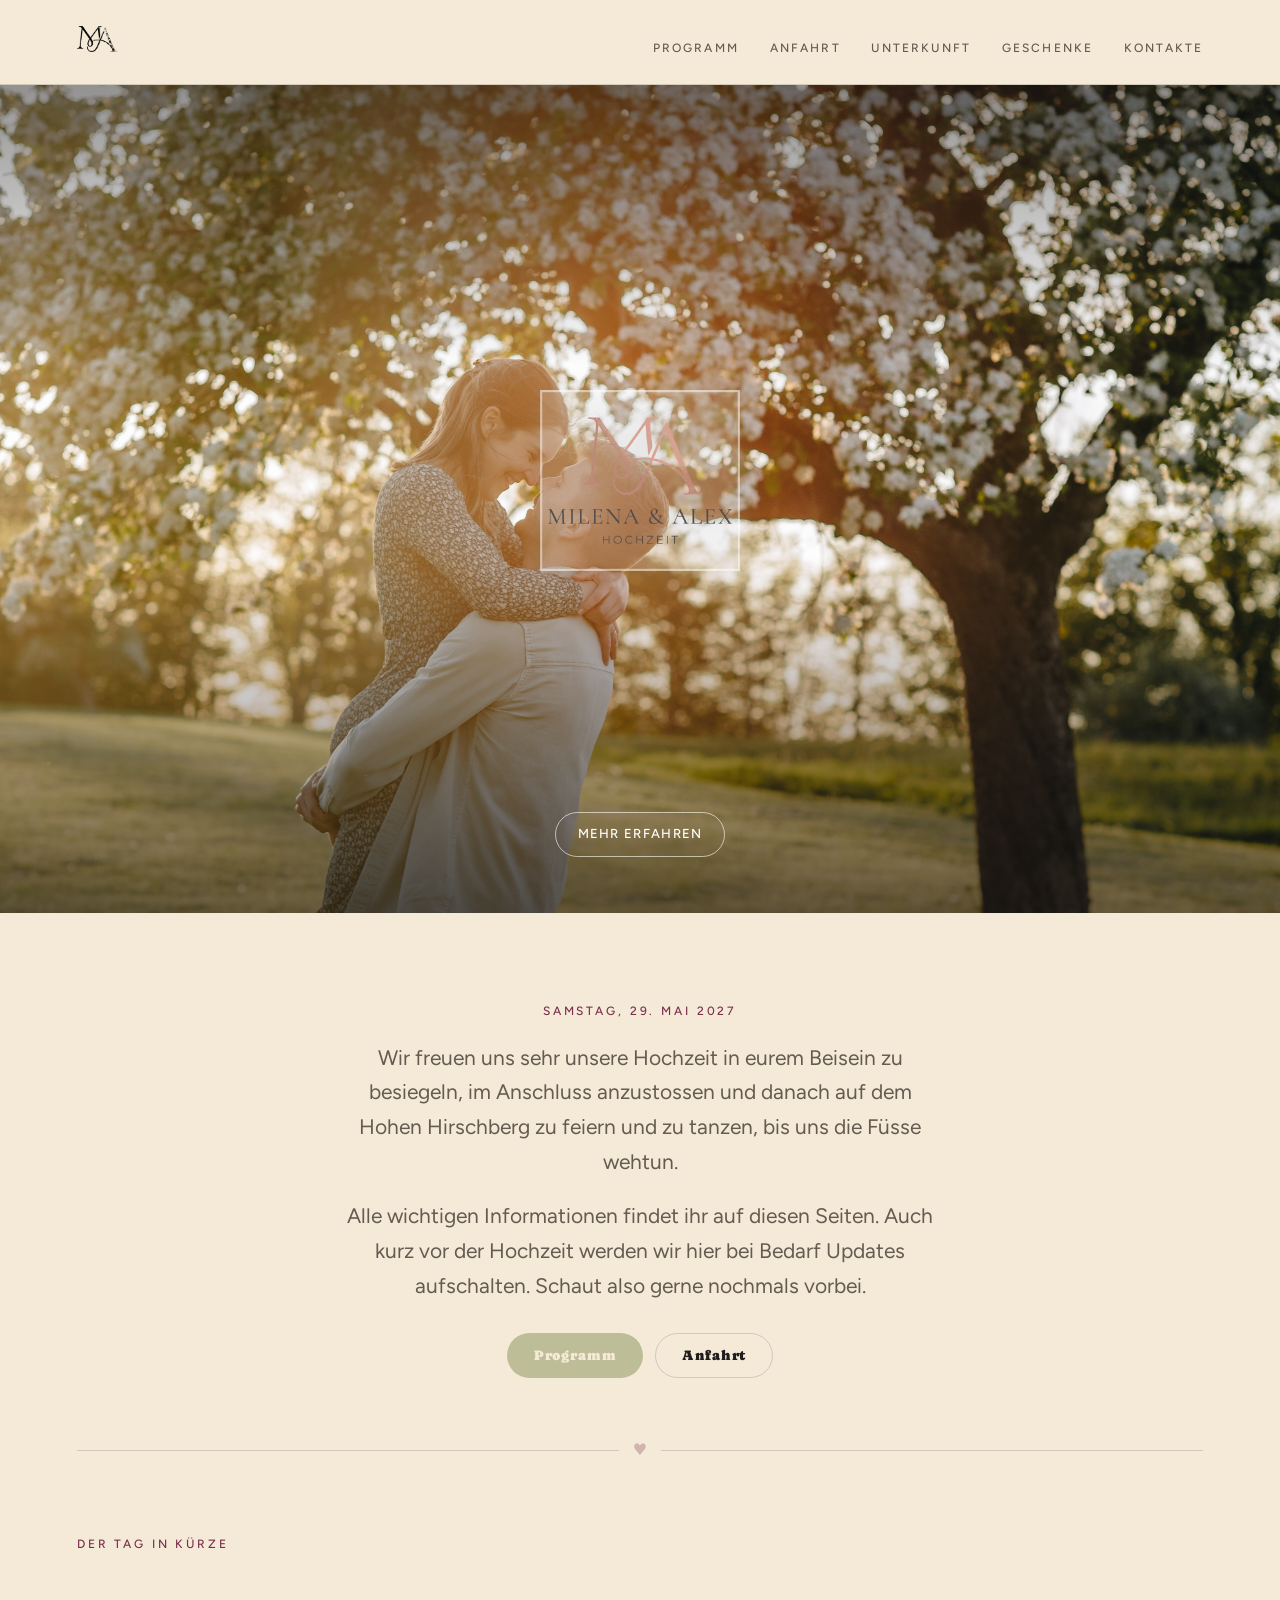
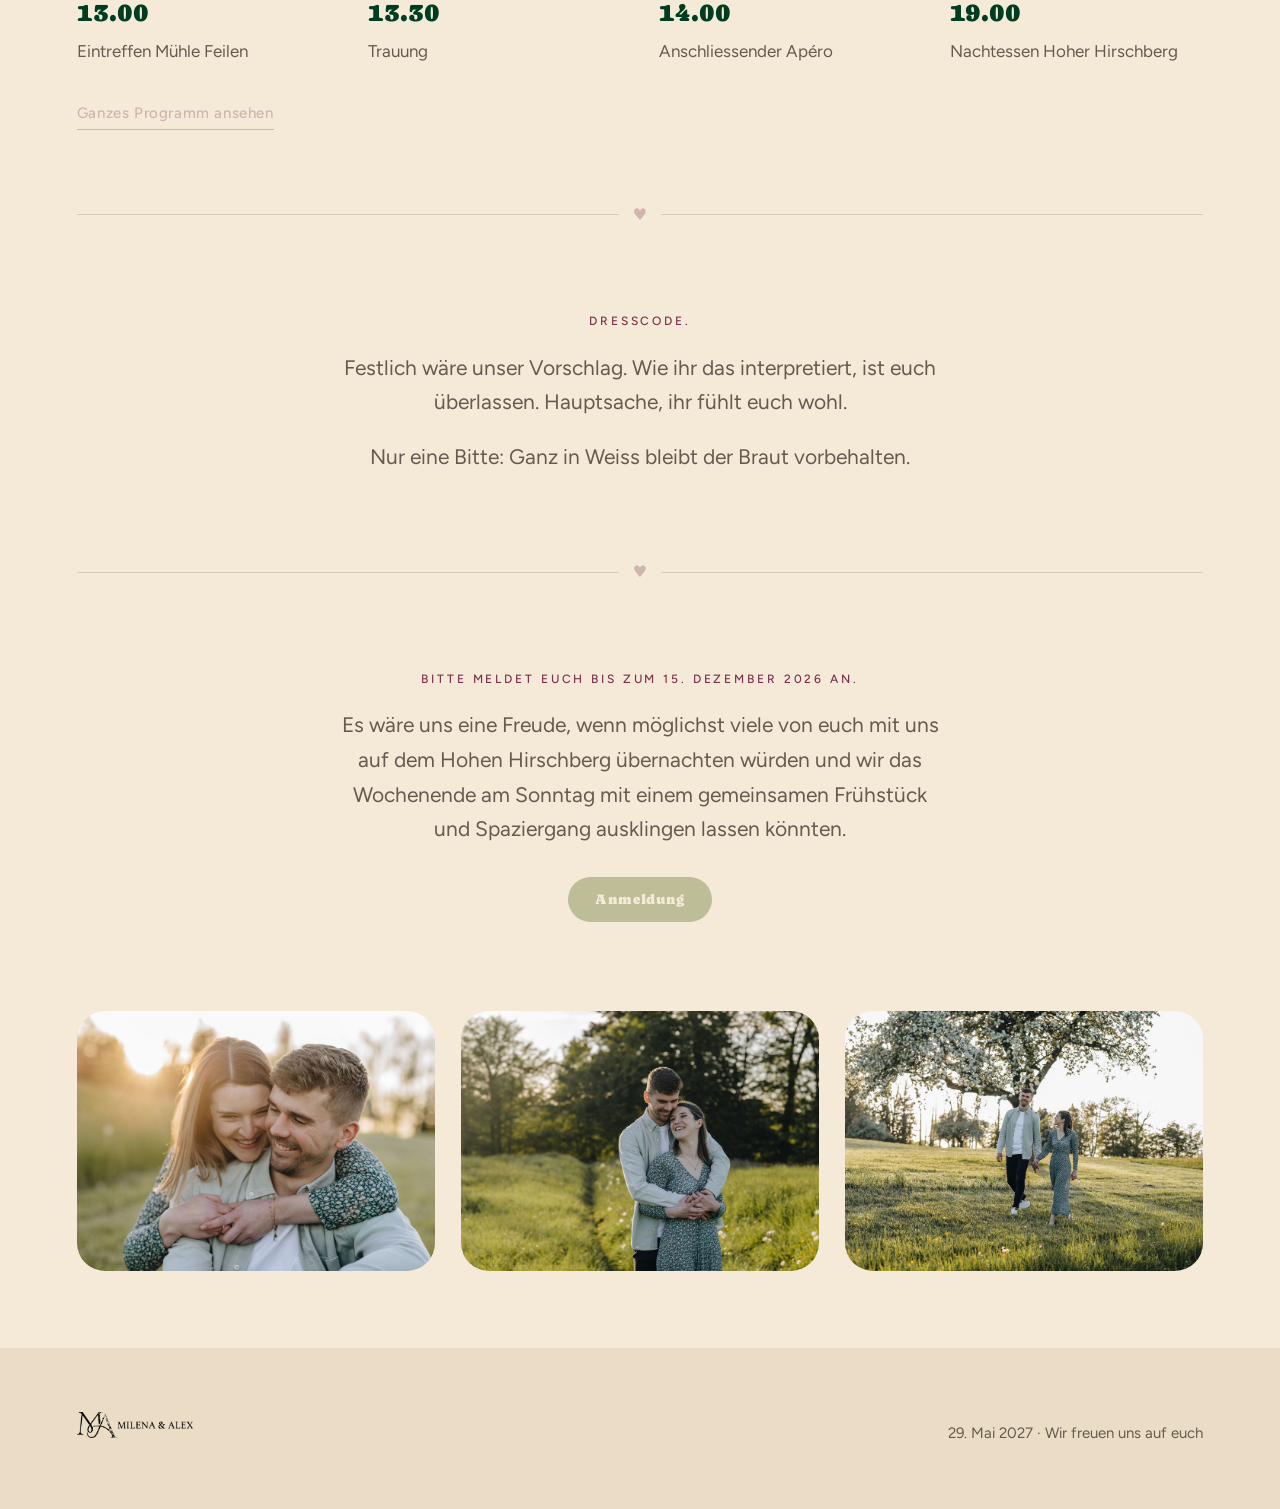
<file: index.html>
<!DOCTYPE html>
<html lang="de">
<head>
<meta charset="utf-8">
<meta name="viewport" content="width=device-width, initial-scale=1">
<meta name="format-detection" content="telephone=no">
<title>Milena & Alex — 29. Mai 2027</title>
<link rel="preconnect" href="https://fonts.googleapis.com">
<link rel="preconnect" href="https://fonts.gstatic.com" crossorigin>
<link href="https://fonts.googleapis.com/css2?family=Caprasimo&family=Figtree:wght@300;400;500;600&display=swap" rel="stylesheet">
<link rel="stylesheet" href="styles.css">
<link rel="icon" type="image/x-icon" href="favicon/favicon.ico">
<link rel="icon" type="image/png" sizes="32x32" href="favicon/favicon-32x32.png">
<link rel="icon" type="image/png" sizes="16x16" href="favicon/favicon-16x16.png">
<link rel="apple-touch-icon" sizes="180x180" href="favicon/apple-touch-icon.png">
<style>
  body { margin: 0; font-size: 17px; }
  html { scroll-behavior: smooth; }
  a { text-decoration: none; }
  a[href$=".html"]:hover, a[target="_blank"]:hover { color: var(--color-accent-2); }

  .hero-cover {
    position: relative;
    width: 100%;
    height: 92vh;
    min-height: 560px;
    max-height: 920px;
    overflow: hidden;
    background: var(--color-neutral-900);
  }
  .hero-cover__img {
    width: 100%; height: 100%;
    object-fit: cover; object-position: 50% 30%;
    display: block;
  }
  .hero-cover__scrim {
    position: absolute; inset: 0;
    background: linear-gradient(to bottom, rgba(20,18,16,0.45) 0%, rgba(20,18,16,0) 34%, rgba(20,18,16,0) 58%, rgba(20,18,16,0.6) 100%);
  }
  .hero-cover__content {
    position: absolute; inset: 0;
    display: flex; flex-direction: column; align-items: center; justify-content: space-between;
    text-align: center; color: #fff;
    padding: clamp(28px, 5vw, 56px) 20px;
  }
  .hero-cover__kicker {
    font-size: 12px; font-weight: 600; letter-spacing: 0.28em; text-transform: uppercase;
    text-shadow: 0 1px 12px rgba(0,0,0,0.35);
    opacity: 0; animation: cover-fade-up 0.9s 0.15s ease forwards;
  }
  .hero-cover__title {
    width: 200px; height: auto;
    margin-top: 8px;
    filter: drop-shadow(0 0 16px rgba(255,255,255,0.55)) drop-shadow(0 2px 10px rgba(0,0,0,0.25));
    opacity: 0; animation: cover-fade-up 0.9s 0.35s ease forwards;
  }
  .hero-cover__scroll {
    display: inline-flex; align-items: center; gap: 8px;
    font-family: var(--font-body); font-size: 13px; font-weight: 500; letter-spacing: 0.1em; text-transform: uppercase;
    color: #fff; border: 1px solid rgba(255,255,255,0.6); border-radius: 999px;
    padding: 11px 22px; backdrop-filter: blur(2px);
    opacity: 0; animation: cover-fade-up 0.9s 0.55s ease forwards;
  }
  .hero-cover__scroll:hover { background: rgba(255,255,255,0.14); border-color: #fff; color: #fff; }
  @keyframes cover-fade-up {
    from { opacity: 0; transform: translateY(14px); }
    to { opacity: 1; transform: translateY(0); }
  }
  @media (prefers-reduced-motion: reduce) {
    .hero-cover__kicker, .hero-cover__title, .hero-cover__scroll { animation: none; opacity: 1; }
  }
</style>
</head>
<body>
<div style="min-height: 100vh; background: var(--color-bg);">

  <div class="site-nav" style="display: flex; align-items: baseline; justify-content: space-between; gap: 28px; flex-wrap: wrap; padding: 26px clamp(20px, 6vw, 80px); border-bottom: 1px solid var(--color-divider);">
    <a href="index.html" style="display: inline-flex; align-items: center;"><img src="logo/logo_black.png" alt="Milena &amp; Alex" style="height: 26px; width: auto; display: block;"></a>
    <div class="site-nav-links" style="display: flex; gap: clamp(16px, 2.4vw, 34px); flex-wrap: wrap;">
      <a href="programm.html" style="font-size: 12px; font-weight: 500; letter-spacing: 0.18em; text-transform: uppercase; color: var(--color-neutral-700);">Programm</a>
      <a href="anfahrt.html" style="font-size: 12px; font-weight: 500; letter-spacing: 0.18em; text-transform: uppercase; color: var(--color-neutral-700);">Anfahrt</a>
      <a href="unterkunft.html" style="font-size: 12px; font-weight: 500; letter-spacing: 0.18em; text-transform: uppercase; color: var(--color-neutral-700);">Unterkunft</a>
      <a href="geschenke.html" style="font-size: 12px; font-weight: 500; letter-spacing: 0.18em; text-transform: uppercase; color: var(--color-neutral-700);">Geschenke</a>
      <a href="brautpaar.html" style="font-size: 12px; font-weight: 500; letter-spacing: 0.18em; text-transform: uppercase; color: var(--color-neutral-700);">Kontakte</a>
    </div>
    <button class="site-nav-toggle" type="button" aria-label="Menü öffnen" aria-expanded="false"><span></span><span></span><span></span></button>
    <div class="site-nav-dropdown">
      <a href="programm.html">Programm</a>
      <a href="anfahrt.html">Anfahrt</a>
      <a href="unterkunft.html">Unterkunft</a>
      <a href="geschenke.html">Geschenke</a>
      <a href="brautpaar.html">Kontakte</a>
    </div>
  </div>

  <header class="hero-cover">
    <img class="hero-cover__img" src="images/LWF_1538_0041_big.jpg" alt="Milena und Alex">
    <div class="hero-cover__scrim"></div>
    <div class="hero-cover__content">
      <div></div>
      <h1 style="margin: 0;"><img class="hero-cover__title" src="logo/logo_schriftzug_rahmen.png" alt="Milena &amp; Alex"></h1>
      <a href="#intro" class="hero-cover__scroll">Mehr erfahren</a>
    </div>
  </header>

  <div id="intro" style="text-align: center; padding: clamp(48px, 7vw, 96px) clamp(20px, 6vw, 80px) clamp(36px, 5vw, 64px);">
    <div style="font-size: 12px; font-weight: 500; letter-spacing: 0.24em; text-transform: uppercase; color: var(--color-accent-700);">Samstag, 29. Mai 2027</div>
    <p style="font-size: clamp(18px, 1.7vw, 21px); line-height: 1.65; color: var(--color-neutral-700); max-width: 46ch; margin: 20px auto 0;">Wir freuen uns sehr unsere Hochzeit in eurem Beisein zu besiegeln, im Anschluss anzustossen und danach auf dem Hohen Hirschberg zu feiern und zu tanzen, bis uns die Füsse wehtun.</p>
    <p style="font-size: clamp(18px, 1.7vw, 21px); line-height: 1.65; color: var(--color-neutral-700); max-width: 46ch; margin: 20px auto 0;">Alle wichtigen Informationen findet ihr auf diesen Seiten. Auch kurz vor der Hochzeit werden wir hier bei Bedarf Updates aufschalten. Schaut also gerne nochmals vorbei.</p>
    <div style="display: flex; gap: 12px; flex-wrap: wrap; justify-content: center; margin-top: 30px;">
      <a href="programm.html" class="btn btn-primary" style="padding: 13px 26px; font-size: 14px; letter-spacing: 0.06em;">Programm</a>
      <a href="anfahrt.html" class="btn btn-secondary" style="padding: 13px 26px; font-size: 14px; letter-spacing: 0.06em;">Anfahrt</a>
    </div>
  </div>

  <div style="display: flex; align-items: center; gap: 14px; padding: 0 clamp(20px, 6vw, 80px);">
    <div style="flex: 1; height: 1px; background: var(--color-divider);"></div>
    <span style="font-size: 16px; line-height: 1; color: var(--color-accent-800);">♥</span>
    <div style="flex: 1; height: 1px; background: var(--color-divider);"></div>
  </div>

  <div style="padding: clamp(40px, 6vw, 84px) clamp(20px, 6vw, 80px);">
    <div style="font-size: 12px; font-weight: 500; letter-spacing: 0.24em; text-transform: uppercase; color: var(--color-accent-700);">Der Tag in Kürze</div>
    <div style="display: grid; grid-template-columns: repeat(auto-fit, minmax(170px, 1fr)); gap: clamp(20px, 3vw, 40px); margin-top: clamp(26px, 3vw, 40px);">
      <div>
        <div style="font-family: var(--font-heading); font-size: 26px; color: var(--color-accent-2-700);">13.00</div>
        <div style="font-size: 17px; color: var(--color-neutral-700); margin-top: 6px;">Eintreffen Mühle Feilen</div>
      </div>
      <div>
        <div style="font-family: var(--font-heading); font-size: 26px; color: var(--color-accent-2-700);">13.30</div>
        <div style="font-size: 17px; color: var(--color-neutral-700); margin-top: 6px;">Trauung</div>
      </div>
      <div>
        <div style="font-family: var(--font-heading); font-size: 26px; color: var(--color-accent-2-700);">14.00</div>
        <div style="font-size: 17px; color: var(--color-neutral-700); margin-top: 6px;">Anschliessender Apéro</div>
      </div>
      <div>
        <div style="font-family: var(--font-heading); font-size: 26px; color: var(--color-accent-2-700);">19.00</div>
        <div style="font-size: 17px; color: var(--color-neutral-700); margin-top: 6px;">Nachtessen Hoher Hirschberg</div>
      </div>
    </div>
    <a href="programm.html" style="display: inline-block; margin-top: clamp(26px, 3vw, 38px); font-size: 15px; font-weight: 500; letter-spacing: 0.04em; color: var(--color-accent-800); border-bottom: 1px solid var(--color-accent-800); padding-bottom: 3px;">Ganzes Programm ansehen</a>
  </div>

  <div style="display: flex; align-items: center; gap: 14px; padding: 0 clamp(20px, 6vw, 80px);">
    <div style="flex: 1; height: 1px; background: var(--color-divider);"></div>
    <span style="font-size: 16px; line-height: 1; color: var(--color-accent-800);">♥</span>
    <div style="flex: 1; height: 1px; background: var(--color-divider);"></div>
  </div>

  <!-- ⚭ -->

  <div id="intro" style="text-align: center; padding: clamp(48px, 7vw, 96px) clamp(20px, 6vw, 80px);">
    <div style="font-size: 12px; font-weight: 500; letter-spacing: 0.24em; text-transform: uppercase; color: var(--color-accent-700);">Dresscode.</div>
    <p style="font-size: clamp(18px, 1.7vw, 21px); line-height: 1.65; color: var(--color-neutral-700); max-width: 46ch; margin: 20px auto 0;">Festlich wäre unser Vorschlag. Wie ihr das interpretiert, ist euch überlassen. Hauptsache, ihr fühlt euch wohl.
    <p style="font-size: clamp(18px, 1.7vw, 21px); line-height: 1.65; color: var(--color-neutral-700); max-width: 46ch; margin: 20px auto 0;">Nur eine Bitte: Ganz in Weiss bleibt der Braut vorbehalten.
    </div>


    <div style="display: flex; align-items: center; gap: 14px; padding: 0 clamp(20px, 6vw, 80px);">
    <div style="flex: 1; height: 1px; background: var(--color-divider);"></div>
    <span style="font-size: 16px; line-height: 1; color: var(--color-accent-800);">♥</span>
    <div style="flex: 1; height: 1px; background: var(--color-divider);"></div>
  </div>

  <!-- ⚭ -->

  <div id="intro" style="text-align: center; padding: clamp(48px, 7vw, 96px) clamp(20px, 6vw, 80px);">
    <div style="font-size: 12px; font-weight: 500; letter-spacing: 0.24em; text-transform: uppercase; color: var(--color-accent-700);">Bitte meldet euch bis zum 15. Dezember 2026 an.</div>
    <p style="font-size: clamp(18px, 1.7vw, 21px); line-height: 1.65; color: var(--color-neutral-700); max-width: 46ch; margin: 20px auto 0;">Es wäre uns eine Freude, wenn möglichst viele von euch mit uns auf dem Hohen Hirschberg übernachten würden und wir das Wochenende am Sonntag mit einem gemeinsamen Frühstück und Spaziergang ausklingen lassen könnten.</p>
    <div style="display: flex; gap: 12px; flex-wrap: wrap; justify-content: center; margin-top: 30px;">
      <a href="https://forms.gle/4gXn8hHpRSLmayGM7" class="btn btn-primary" style="padding: 13px 26px; font-size: 14px; letter-spacing: 0.06em;">Anmeldung</a>
    </div>
  </div>
  

  <div style="display: grid; grid-template-columns: repeat(auto-fit, minmax(240px, 1fr)); gap: clamp(16px, 2vw, 26px); padding: 0 clamp(20px, 6vw, 80px) clamp(44px, 6vw, 88px);">
    <figure style="border-radius: var(--radius-lg); overflow: hidden;">
      <img src="images/LWF_1606_0053.jpg" alt="" style="width: 100%; height: 260px; object-fit: cover;">
    </figure>
    <figure style="border-radius: var(--radius-lg); overflow: hidden;">
      <img src="images/LWF_1346_0007.jpg" alt="" style="width: 100%; height: 260px; object-fit: cover;">
    </figure>
    <figure style="border-radius: var(--radius-lg); overflow: hidden;">
      <img src="images/LWF_1425_0023.jpg" alt="" style="width: 100%; height: 260px; object-fit: cover;">
    </figure>
  </div>

  <!-- <div style="padding: clamp(70px, 12vw, 160px) 0 0; position: relative; overflow: hidden; z-index: 0;">
    <img src="background/flowers.png" alt="" aria-hidden="true" style="position: absolute; bottom: 0; left: 50%; width: 100%; min-width: 560px; height: auto; opacity: 0.14; z-index: -1; pointer-events: none; transform: translateX(-50%);">
  </div> -->

  <div style="background: var(--color-surface); padding: clamp(36px, 5vw, 64px) clamp(20px, 6vw, 80px); display: flex; align-items: baseline; justify-content: space-between; gap: 20px; flex-wrap: wrap;">
    <a href="index.html" style="display: inline-flex; align-items: center;"><img src="logo/logo_schriftzug_seitlich_crop.png" alt="Milena &amp; Alex" style="height: 26px; width: auto; display: block;"></a>
    <div style="font-size: 15px; color: var(--color-neutral-700);">29. Mai 2027 · Wir freuen uns auf euch</div>
  </div>

</div>
<script src="nav.js" defer></script>
</body>
</html>
</file>
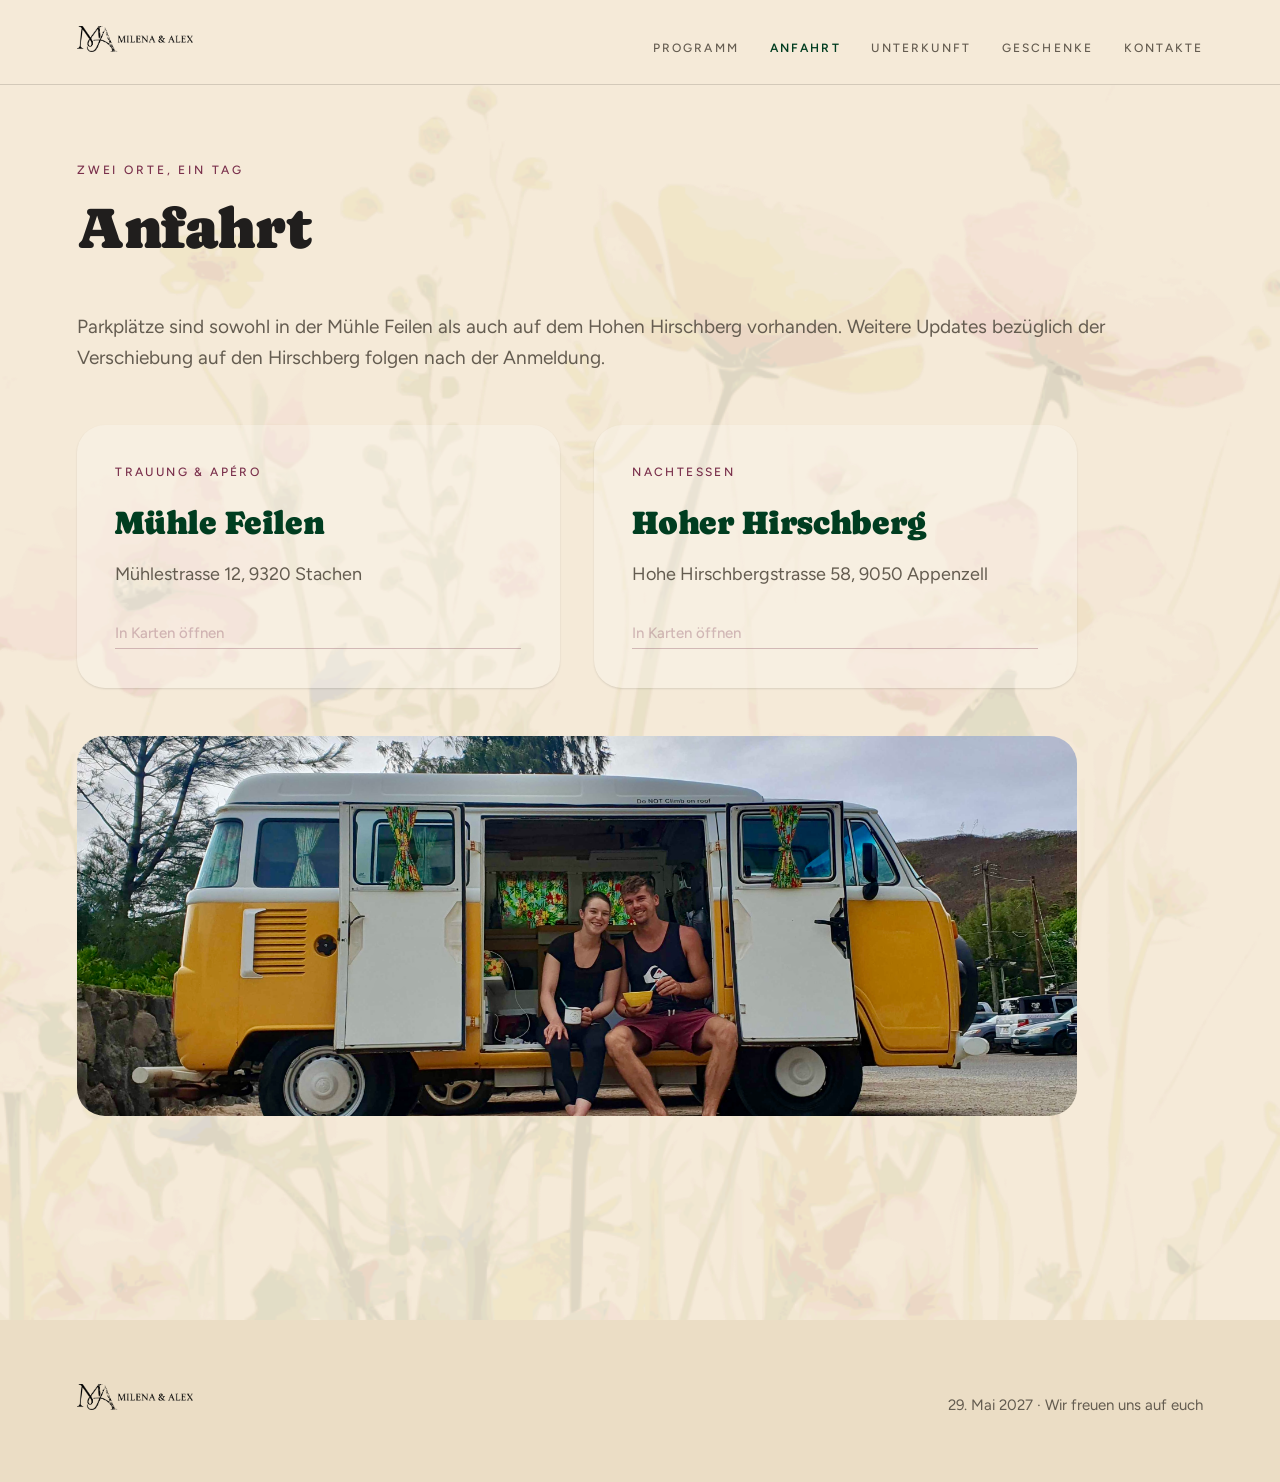
<file: anfahrt.html>
<!DOCTYPE html>
<html lang="de">
<head>
<meta charset="utf-8">
<meta name="viewport" content="width=device-width, initial-scale=1">
<meta name="format-detection" content="telephone=no">
<title>Anfahrt — Milena & Alex</title>
<link rel="preconnect" href="https://fonts.googleapis.com">
<link rel="preconnect" href="https://fonts.gstatic.com" crossorigin>
<link href="https://fonts.googleapis.com/css2?family=Caprasimo&family=Figtree:wght@300;400;500;600&display=swap" rel="stylesheet">
<link rel="stylesheet" href="styles.css">
<link rel="icon" type="image/x-icon" href="favicon/favicon.ico">
<link rel="icon" type="image/png" sizes="32x32" href="favicon/favicon-32x32.png">
<link rel="icon" type="image/png" sizes="16x16" href="favicon/favicon-16x16.png">
<link rel="apple-touch-icon" sizes="180x180" href="favicon/apple-touch-icon.png">
<style>
  body { margin: 0; font-size: 17px; }
  html { scroll-behavior: smooth; }
  a { text-decoration: none; }
  a[href$=".html"]:hover, a[target="_blank"]:hover { color: var(--color-accent-2); }
</style>
</head>
<body>
<div style="min-height: 100vh; background: var(--color-bg); display: flex; flex-direction: column;">

  <div class="site-nav" style="display: flex; align-items: baseline; justify-content: space-between; gap: 28px; flex-wrap: wrap; padding: 26px clamp(20px, 6vw, 80px); border-bottom: 1px solid var(--color-divider);">
    <a href="index.html" style="display: inline-flex; align-items: center;"><img src="logo/logo_schriftzug_seitlich_crop.png" alt="Milena &amp; Alex" style="height: 26px; width: auto; display: block;"></a>
    <div class="site-nav-links" style="display: flex; gap: clamp(16px, 2.4vw, 34px); flex-wrap: wrap;">
      <a href="programm.html" style="font-size: 12px; font-weight: 500; letter-spacing: 0.18em; text-transform: uppercase; color: var(--color-neutral-700);">Programm</a>
      <a href="anfahrt.html" style="font-size: 12px; font-weight: 600; letter-spacing: 0.18em; text-transform: uppercase; color: var(--color-accent-2-700);">Anfahrt</a>
      <a href="unterkunft.html" style="font-size: 12px; font-weight: 500; letter-spacing: 0.18em; text-transform: uppercase; color: var(--color-neutral-700);">Unterkunft</a>
      <a href="geschenke.html" style="font-size: 12px; font-weight: 500; letter-spacing: 0.18em; text-transform: uppercase; color: var(--color-neutral-700);">Geschenke</a>
      <a href="brautpaar.html" style="font-size: 12px; font-weight: 500; letter-spacing: 0.18em; text-transform: uppercase; color: var(--color-neutral-700);">Kontakte</a>
    </div>
    <button class="site-nav-toggle" type="button" aria-label="Menü öffnen" aria-expanded="false"><span></span><span></span><span></span></button>
    <div class="site-nav-dropdown">
      <a href="programm.html">Programm</a>
      <a href="anfahrt.html" style="color: var(--color-accent-2-700); font-weight: 600;">Anfahrt</a>
      <a href="unterkunft.html">Unterkunft</a>
      <a href="geschenke.html">Geschenke</a>
      <a href="brautpaar.html">Kontakte</a>
    </div>
  </div>

  <div style="flex: 1; padding: clamp(40px, 6vw, 88px) clamp(20px, 6vw, 80px); position: relative; overflow: hidden; z-index: 0;">
    <img src="background/flowers.png" alt="" aria-hidden="true" style="position: absolute; bottom: 0; left: 50%; width: 100%; min-width: 560px; height: auto; opacity: 0.14; z-index: -1; pointer-events: none; transform: translateX(-50%);">
    <div style="font-size: 12px; font-weight: 500; letter-spacing: 0.24em; text-transform: uppercase; color: var(--color-accent-700);">Zwei Orte, ein Tag</div>
    <h1 style="font-size: clamp(34px, 4.6vw, 58px); line-height: 1.06; letter-spacing: -0.02em; margin: 18px 0 0;">Anfahrt</h1>

    <div style="display: grid; grid-template-columns: repeat(auto-fit, minmax(300px, 1fr)); gap: clamp(32px, 5vw, 72px); align-items: center; margin-top: clamp(32px, 4vw, 56px); max-width: 1040px;">
      <div>
        <p style="font-size: 19px; line-height: 1.65; color: var(--color-neutral-700); margin: 0;">Parkplätze sind sowohl in der Mühle Feilen als auch auf dem Hohen Hirschberg vorhanden. Weitere Updates bezüglich der Verschiebung auf den Hirschberg folgen nach der Anmeldung.</p>
      </div>
    </div>  

    <div style="display: grid; grid-template-columns: repeat(auto-fit, minmax(300px, 1fr)); gap: clamp(20px, 3vw, 34px); margin-top: clamp(32px, 4vw, 56px); max-width: 1000px;">
      <div class="card elev-sm" style="background: color-mix(in srgb, var(--color-neutral-100) 40%, transparent); border-radius: var(--radius-lg); padding: clamp(26px, 3vw, 40px);">
        <div style="font-size: 12px; font-weight: 500; letter-spacing: 0.2em; text-transform: uppercase; color: var(--color-accent-700);">Trauung &amp; Apéro</div>
        <h2 style="font-size: clamp(26px, 2.6vw, 34px); color: var(--color-accent-2-700); letter-spacing: -0.01em; margin: 14px 0 10px;">Mühle Feilen</h2>
        <p style="font-size: 18px; line-height: 1.6; color: var(--color-neutral-700); margin: 0;">Mühlestrasse 12, 9320 Stachen</p>
        <a href="https://www.google.com/maps/search/?api=1&amp;query=M%C3%BChlestrasse+12%2C+9320+Stachen" target="_blank" rel="noopener" style="display: inline-block; margin-top: 24px; font-size: 15px; font-weight: 500; color: var(--color-accent-800); border-bottom: 1px solid var(--color-accent-800); padding-bottom: 3px;">In Karten öffnen</a>
      </div>
      <div class="card elev-sm" style="background: color-mix(in srgb, var(--color-neutral-100) 40%, transparent); border-radius: var(--radius-lg); padding: clamp(26px, 3vw, 40px);">
        <div style="font-size: 12px; font-weight: 500; letter-spacing: 0.2em; text-transform: uppercase; color: var(--color-accent-700);">Nachtessen</div>
        <h2 style="font-size: clamp(26px, 2.6vw, 34px); color: var(--color-accent-2-700); letter-spacing: -0.01em; margin: 14px 0 10px;">Hoher Hirschberg</h2>
        <p style="font-size: 18px; line-height: 1.6; color: var(--color-neutral-700); margin: 0;">Hohe Hirschbergstrasse 58, 9050 Appenzell</p>
        <a href="https://www.google.com/maps/search/?api=1&amp;query=Hohe+Hirschbergstrasse+58%2C+9050+Appenzell" target="_blank" rel="noopener" style="display: inline-block; margin-top: 24px; font-size: 15px; font-weight: 500; color: var(--color-accent-800); border-bottom: 1px solid var(--color-accent-800); padding-bottom: 3px;">In Karten öffnen</a>
      </div>
    </div>

    <figure style="border-radius: var(--radius-lg); overflow: hidden; margin: clamp(28px, 4vw, 48px) 0 clamp(80px, 10vw, 160px); max-width: 1000px;">
      <img src="images/IMG_9837.JPEG" alt="Unterwegs" style="width: 100%; height: clamp(240px, 30vw, 380px); object-fit: cover;">
    </figure>
  </div>

  <div style="background: var(--color-surface); padding: clamp(36px, 5vw, 64px) clamp(20px, 6vw, 80px); display: flex; align-items: baseline; justify-content: space-between; gap: 20px; flex-wrap: wrap;">
    <a href="index.html" style="display: inline-flex; align-items: center;"><img src="logo/logo_schriftzug_seitlich_crop.png" alt="Milena &amp; Alex" style="height: 26px; width: auto; display: block;"></a>
    <div style="font-size: 15px; color: var(--color-neutral-700);">29. Mai 2027 · Wir freuen uns auf euch</div>
  </div>

</div>
<script src="nav.js" defer></script>
</body>
</html>
</file>
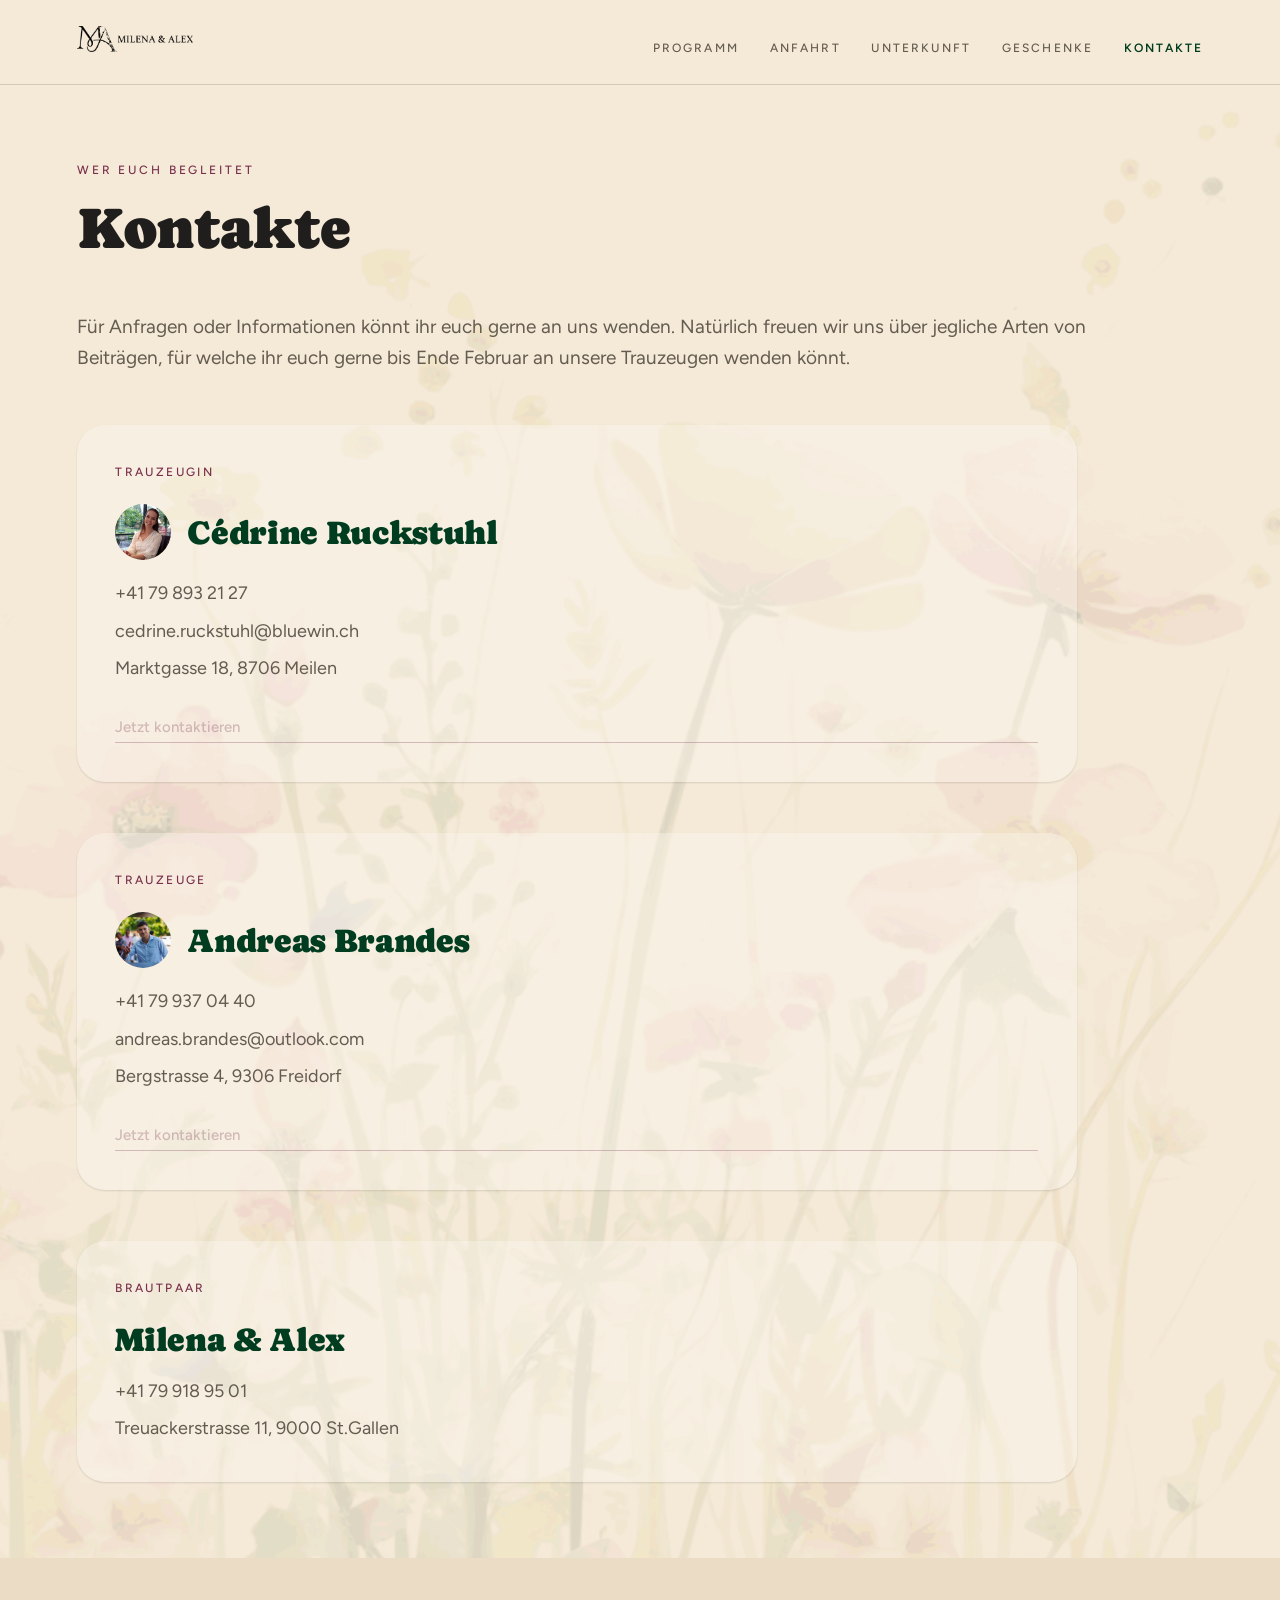
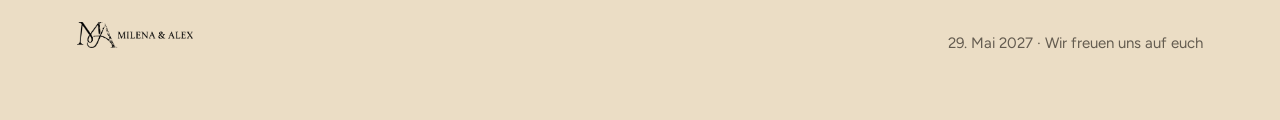
<file: brautpaar.html>
<!DOCTYPE html>
<html lang="de">
<head>
<meta charset="utf-8">
<meta name="viewport" content="width=device-width, initial-scale=1">
<meta name="format-detection" content="telephone=no">
<title>Brautpaar & Trauzeugen — Milena & Alex</title>
<link rel="preconnect" href="https://fonts.googleapis.com">
<link rel="preconnect" href="https://fonts.gstatic.com" crossorigin>
<link href="https://fonts.googleapis.com/css2?family=Caprasimo&family=Figtree:wght@300;400;500;600&display=swap" rel="stylesheet">
<link rel="stylesheet" href="styles.css">
<link rel="icon" type="image/x-icon" href="favicon/favicon.ico">
<link rel="icon" type="image/png" sizes="32x32" href="favicon/favicon-32x32.png">
<link rel="icon" type="image/png" sizes="16x16" href="favicon/favicon-16x16.png">
<link rel="apple-touch-icon" sizes="180x180" href="favicon/apple-touch-icon.png">
<style>
  body { margin: 0; font-size: 17px; }
  html { scroll-behavior: smooth; }
  a { text-decoration: none; }
  a[href$=".html"]:hover, a[target="_blank"]:hover { color: var(--color-accent-2); }
</style>
</head>
<body>
<div style="min-height: 100vh; background: var(--color-bg); display: flex; flex-direction: column;">

  <div class="site-nav" style="display: flex; align-items: baseline; justify-content: space-between; gap: 28px; flex-wrap: wrap; padding: 26px clamp(20px, 6vw, 80px); border-bottom: 1px solid var(--color-divider);">
    <a href="index.html" style="display: inline-flex; align-items: center;"><img src="logo/logo_schriftzug_seitlich_crop.png" alt="Milena &amp; Alex" style="height: 26px; width: auto; display: block;"></a>
    <div class="site-nav-links" style="display: flex; gap: clamp(16px, 2.4vw, 34px); flex-wrap: wrap;">
      <a href="programm.html" style="font-size: 12px; font-weight: 500; letter-spacing: 0.18em; text-transform: uppercase; color: var(--color-neutral-700);">Programm</a>
      <a href="anfahrt.html" style="font-size: 12px; font-weight: 500; letter-spacing: 0.18em; text-transform: uppercase; color: var(--color-neutral-700);">Anfahrt</a>
      <a href="unterkunft.html" style="font-size: 12px; font-weight: 500; letter-spacing: 0.18em; text-transform: uppercase; color: var(--color-neutral-700);">Unterkunft</a>
      <a href="geschenke.html" style="font-size: 12px; font-weight: 500; letter-spacing: 0.18em; text-transform: uppercase; color: var(--color-neutral-700);">Geschenke</a>
      <a href="brautpaar.html" style="font-size: 12px; font-weight: 600; letter-spacing: 0.18em; text-transform: uppercase; color: var(--color-accent-2-700);">Kontakte</a>
    </div>
    <button class="site-nav-toggle" type="button" aria-label="Menü öffnen" aria-expanded="false"><span></span><span></span><span></span></button>
    <div class="site-nav-dropdown">
      <a href="programm.html">Programm</a>
      <a href="anfahrt.html">Anfahrt</a>
      <a href="unterkunft.html">Unterkunft</a>
      <a href="geschenke.html">Geschenke</a>
      <a href="brautpaar.html" style="color: var(--color-accent-2-700); font-weight: 600;">Kontakte</a>
    </div>
  </div>

  <div style="flex: 1; padding: clamp(40px, 6vw, 88px) clamp(20px, 6vw, 80px); position: relative; overflow: hidden; z-index: 0;">
    <img src="background/flowers.png" alt="" aria-hidden="true" style="position: absolute; bottom: 0; left: 50%; width: 100%; min-width: 560px; height: auto; opacity: 0.14; z-index: -1; pointer-events: none; transform: translateX(-50%);">
    <div style="font-size: 12px; font-weight: 500; letter-spacing: 0.24em; text-transform: uppercase; color: var(--color-accent-700);">Wer euch begleitet</div>
    <h1 style="font-size: clamp(34px, 4.6vw, 58px); line-height: 1.06; letter-spacing: -0.02em; margin: 18px 0 0;">Kontakte</h1>


    <div style="display: grid; grid-template-columns: repeat(auto-fit, minmax(300px, 1fr)); gap: clamp(32px, 5vw, 72px); align-items: center; margin-top: clamp(32px, 4vw, 56px); max-width: 1040px;">
      <div>
        <p style="font-size: 19px; line-height: 1.65; color: var(--color-neutral-700); margin: 0;">Für Anfragen oder Informationen könnt ihr euch gerne an uns wenden. Natürlich freuen wir uns über jegliche Arten von Beiträgen, für welche ihr euch gerne bis Ende Februar an unsere Trauzeugen wenden könnt.</p>
      </div>
    </div>  

    <div style="display: grid; grid-template-columns: repeat(auto-fit, minmax(300px, 1fr)); gap: clamp(20px, 3vw, 34px); margin-top: clamp(32px, 4vw, 56px); max-width: 1000px;">
      <div class="card elev-sm" style="background: color-mix(in srgb, var(--color-neutral-100) 40%, transparent); border-radius: var(--radius-lg); padding: clamp(26px, 3vw, 40px);">
        <div style="font-size: 12px; font-weight: 500; letter-spacing: 0.2em; text-transform: uppercase; color: var(--color-accent-700);">Trauzeugin</div>
        <div style="display: flex; align-items: center; gap: 16px; margin: 14px 0 10px;">
          <img src="images/cedrine.jpeg" alt="Cédrine Ruckstuhl" style="width: 56px; height: 56px; border-radius: 50%; object-fit: cover; object-position: 50% 20%; flex-shrink: 0;">
          <h2 style="font-size: clamp(26px, 2.6vw, 34px); color: var(--color-accent-2-700); letter-spacing: -0.01em; margin: 0; min-width: 0; overflow-wrap: break-word;">Cédrine Ruckstuhl</h2>
        </div>
         <p style="font-size: 18px; line-height: 1.6; color: var(--color-neutral-700); margin: 0; overflow-wrap: break-word;">+41 79 893 21 27</p>
          <p style="font-size: 18px; line-height: 1.6; color: var(--color-neutral-700); margin: 0; overflow-wrap: break-word;">cedrine.ruckstuhl@bluewin.ch</p>
        <p style="font-size: 18px; line-height: 1.6; color: var(--color-neutral-700); margin: 0;">Marktgasse 18, 8706 Meilen</p>
        <a href="mailto:cedrine.ruckstuhl@bluewin.ch" style="display: inline-block; margin-top: 24px; font-size: 15px; font-weight: 500; color: var(--color-accent-800); border-bottom: 1px solid var(--color-accent-800); padding-bottom: 3px;">Jetzt kontaktieren</a>
      </div>
    </div>
    <div style="display: grid; grid-template-columns: repeat(auto-fit, minmax(300px, 1fr)); gap: clamp(20px, 3vw, 34px); margin-top: clamp(32px, 4vw, 56px); max-width: 1000px;">
      <div class="card elev-sm" style="background: color-mix(in srgb, var(--color-neutral-100) 40%, transparent); border-radius: var(--radius-lg); padding: clamp(26px, 3vw, 40px);">
        <div style="font-size: 12px; font-weight: 500; letter-spacing: 0.2em; text-transform: uppercase; color: var(--color-accent-700);">Trauzeuge</div>
        <div style="display: flex; align-items: center; gap: 16px; margin: 14px 0 10px;">
          <img src="images/andreas.jpeg" alt="Andreas Brandes" style="width: 56px; height: 56px; border-radius: 50%; object-fit: cover; object-position: 50% 20%; flex-shrink: 0;">
          <h2 style="font-size: clamp(26px, 2.6vw, 34px); color: var(--color-accent-2-700); letter-spacing: -0.01em; margin: 0; min-width: 0; overflow-wrap: break-word;">Andreas Brandes</h2>
        </div>
         <p style="font-size: 18px; line-height: 1.6; color: var(--color-neutral-700); margin: 0; overflow-wrap: break-word;">+41 79 937 04 40</p>
          <p style="font-size: 18px; line-height: 1.6; color: var(--color-neutral-700); margin: 0; overflow-wrap: break-word;">andreas.brandes@outlook.com</p>
        <p style="font-size: 18px; line-height: 1.6; color: var(--color-neutral-700); margin: 0;">Bergstrasse 4, 9306 Freidorf</p>
        <a href="mailto:andibrandes@outlook.com" style="display: inline-block; margin-top: 24px; font-size: 15px; font-weight: 500; color: var(--color-accent-800); border-bottom: 1px solid var(--color-accent-800); padding-bottom: 3px;">Jetzt kontaktieren</a>
      </div>
    </div>

    <div style="display: grid; grid-template-columns: repeat(auto-fit, minmax(300px, 1fr)); gap: clamp(20px, 3vw, 34px); margin-top: clamp(32px, 4vw, 56px); max-width: 1000px;">
      <div class="card elev-sm" style="background: color-mix(in srgb, var(--color-neutral-100) 40%, transparent); border-radius: var(--radius-lg); padding: clamp(26px, 3vw, 40px);">
        <div style="font-size: 12px; font-weight: 500; letter-spacing: 0.2em; text-transform: uppercase; color: var(--color-accent-700);">Brautpaar</div>
        <h2 style="font-size: clamp(26px, 2.6vw, 34px); color: var(--color-accent-2-700); letter-spacing: -0.01em; margin: 14px 0 10px;">Milena &amp; Alex</h2>
        <p style="font-size: 18px; line-height: 1.6; color: var(--color-neutral-700); margin: 0;">+41 79 918 95 01</p>
        <p style="font-size: 18px; line-height: 1.6; color: var(--color-neutral-700); margin: 0;">Treuackerstrasse 11, 9000 St.Gallen</p>
        <!-- <a href="https://www.google.com/maps/search/?api=1&amp;query=Hohe+Hirschbergstrasse+58%2C+9050+Appenzell" target="_blank" rel="noopener" style="display: inline-block; margin-top: 24px; font-size: 15px; font-weight: 500; color: var(--color-accent-800); border-bottom: 1px solid var(--color-accent-800); padding-bottom: 3px;">In Karten öffnen</a> -->
      </div>
    </div>



    <!-- <div style="display: grid; grid-template-columns: repeat(auto-fit, minmax(300px, 1fr)); gap: clamp(32px, 5vw, 72px); align-items: start; margin-top: clamp(32px, 4vw, 56px); max-width: 1040px;">
      <div style="border: 1px dashed var(--color-neutral-400); border-radius: var(--radius-lg); padding: clamp(26px, 3vw, 40px);">
        <p style="font-family: ui-monospace, monospace; font-size: 14px; line-height: 1.7; color: var(--color-neutral-600); margin: 0;">Namen und Kontakte folgen — Brautpaar und Trauzeugen.</p>
      </div>
      <figure style="border-radius: var(--radius-lg); overflow: hidden;">
        <img src="images/apero.jpg" alt="Milena und Alex" style="width: 100%; height: clamp(280px, 34vw, 420px); object-fit: cover;">
      </figure>
    </div> -->
  </div>

  <div style="background: var(--color-surface); padding: clamp(36px, 5vw, 64px) clamp(20px, 6vw, 80px); display: flex; align-items: baseline; justify-content: space-between; gap: 20px; flex-wrap: wrap;">
    <a href="index.html" style="display: inline-flex; align-items: center;"><img src="logo/logo_schriftzug_seitlich_crop.png" alt="Milena &amp; Alex" style="height: 26px; width: auto; display: block;"></a>
    <div style="font-size: 15px; color: var(--color-neutral-700);">29. Mai 2027 · Wir freuen uns auf euch</div>
  </div>

</div>
<script src="nav.js" defer></script>
</body>
</html>
</file>
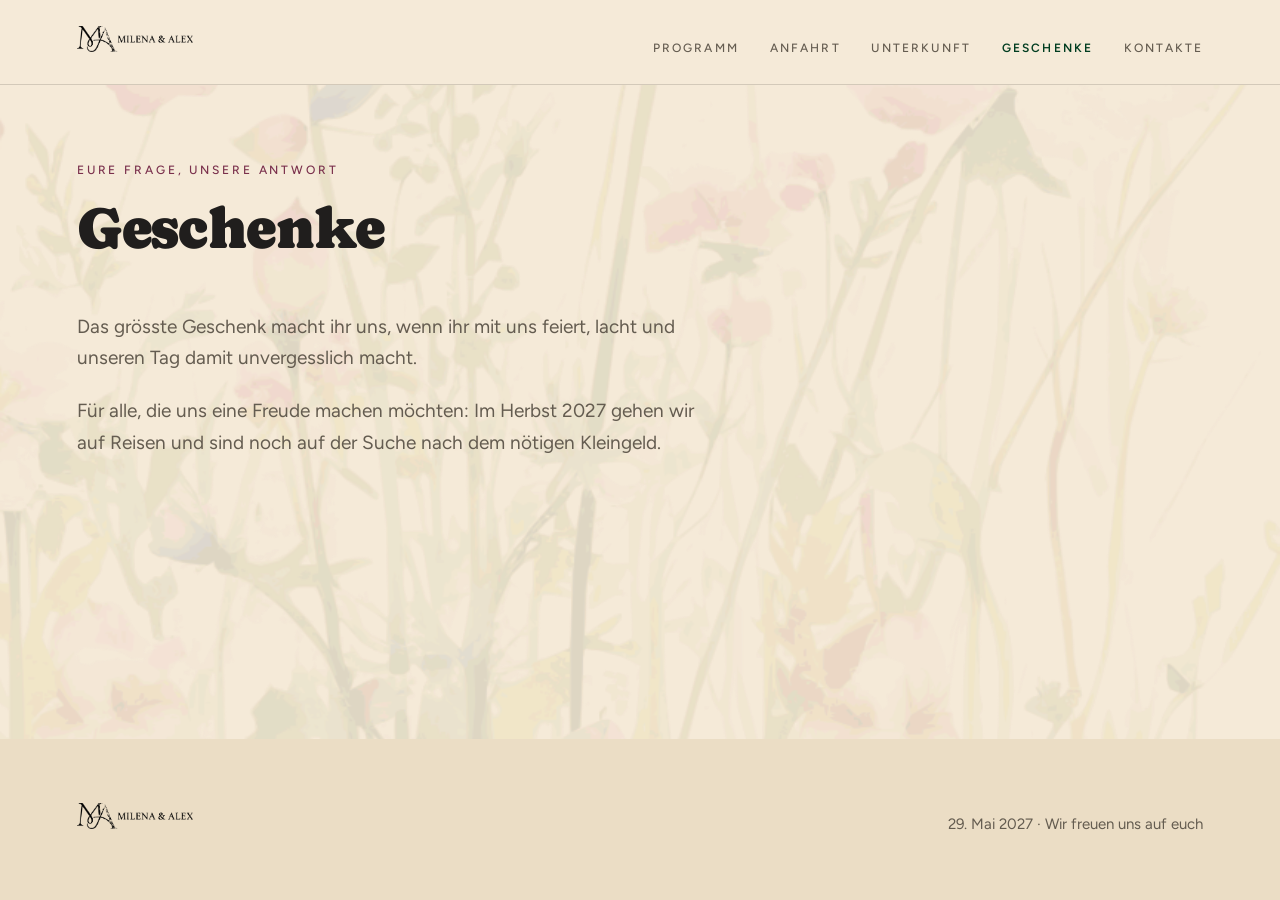
<file: geschenke.html>
<!DOCTYPE html>
<html lang="de">
<head>
<meta charset="utf-8">
<meta name="viewport" content="width=device-width, initial-scale=1">
<meta name="format-detection" content="telephone=no">
<title>Geschenke — Milena & Alex</title>
<link rel="preconnect" href="https://fonts.googleapis.com">
<link rel="preconnect" href="https://fonts.gstatic.com" crossorigin>
<link href="https://fonts.googleapis.com/css2?family=Caprasimo&family=Figtree:wght@300;400;500;600&display=swap" rel="stylesheet">
<link rel="stylesheet" href="styles.css">
<link rel="icon" type="image/x-icon" href="favicon/favicon.ico">
<link rel="icon" type="image/png" sizes="32x32" href="favicon/favicon-32x32.png">
<link rel="icon" type="image/png" sizes="16x16" href="favicon/favicon-16x16.png">
<link rel="apple-touch-icon" sizes="180x180" href="favicon/apple-touch-icon.png">
<style>
  body { margin: 0; font-size: 17px; }
  html { scroll-behavior: smooth; }
  a { text-decoration: none; }
  a[href$=".html"]:hover, a[target="_blank"]:hover { color: var(--color-accent-2); }
</style>
</head>
<body>
<div style="min-height: 100vh; background: var(--color-bg); display: flex; flex-direction: column;">

  <div class="site-nav" style="display: flex; align-items: baseline; justify-content: space-between; gap: 28px; flex-wrap: wrap; padding: 26px clamp(20px, 6vw, 80px); border-bottom: 1px solid var(--color-divider);">
    <a href="index.html" style="display: inline-flex; align-items: center;"><img src="logo/logo_schriftzug_seitlich_crop.png" alt="Milena &amp; Alex" style="height: 26px; width: auto; display: block;"></a>
    <div class="site-nav-links" style="display: flex; gap: clamp(16px, 2.4vw, 34px); flex-wrap: wrap;">
      <a href="programm.html" style="font-size: 12px; font-weight: 500; letter-spacing: 0.18em; text-transform: uppercase; color: var(--color-neutral-700);">Programm</a>
      <a href="anfahrt.html" style="font-size: 12px; font-weight: 500; letter-spacing: 0.18em; text-transform: uppercase; color: var(--color-neutral-700);">Anfahrt</a>
      <a href="unterkunft.html" style="font-size: 12px; font-weight: 500; letter-spacing: 0.18em; text-transform: uppercase; color: var(--color-neutral-700);">Unterkunft</a>
      <a href="geschenke.html" style="font-size: 12px; font-weight: 600; letter-spacing: 0.18em; text-transform: uppercase; color: var(--color-accent-2-700);">Geschenke</a>
      <a href="brautpaar.html" style="font-size: 12px; font-weight: 500; letter-spacing: 0.18em; text-transform: uppercase; color: var(--color-neutral-700);">Kontakte</a>
    </div>
    <button class="site-nav-toggle" type="button" aria-label="Menü öffnen" aria-expanded="false"><span></span><span></span><span></span></button>
    <div class="site-nav-dropdown">
      <a href="programm.html">Programm</a>
      <a href="anfahrt.html">Anfahrt</a>
      <a href="unterkunft.html">Unterkunft</a>
      <a href="geschenke.html" style="color: var(--color-accent-2-700); font-weight: 600;">Geschenke</a>
      <a href="brautpaar.html">Kontakte</a>
    </div>
  </div>

  <div style="flex: 1; padding: clamp(40px, 6vw, 88px) clamp(20px, 6vw, 80px); position: relative; overflow: hidden; z-index: 0;">
    <img src="background/flowers.png" alt="" aria-hidden="true" style="position: absolute; bottom: 0; left: 50%; width: 100%; min-width: 560px; height: auto; opacity: 0.14; z-index: -1; pointer-events: none; transform: translateX(-50%);">
    <div style="font-size: 12px; font-weight: 500; letter-spacing: 0.24em; text-transform: uppercase; color: var(--color-accent-700);">Eure Frage, unsere Antwort</div>
    <h1 style="font-size: clamp(34px, 4.6vw, 58px); line-height: 1.06; letter-spacing: -0.02em; margin: 18px 0 0;">Geschenke</h1>

    <div style="margin-top: clamp(32px, 4vw, 56px); max-width: 620px;">
      <p style="font-size: 19px; line-height: 1.65; color: var(--color-neutral-700); margin: 0;">Das grösste Geschenk macht ihr uns, wenn ihr mit uns feiert, lacht und unseren Tag damit unvergesslich macht.</p>
      <p style="font-size: 19px; line-height: 1.65; color: var(--color-neutral-700); margin: 22px 0 0;">Für alle, die uns eine Freude machen möchten: Im Herbst 2027 gehen wir auf Reisen und sind noch auf der Suche nach dem nötigen Kleingeld.</p>
    </div>
  </div>

  <div style="background: var(--color-surface); padding: clamp(36px, 5vw, 64px) clamp(20px, 6vw, 80px); display: flex; align-items: baseline; justify-content: space-between; gap: 20px; flex-wrap: wrap;">
    <a href="index.html" style="display: inline-flex; align-items: center;"><img src="logo/logo_schriftzug_seitlich_crop.png" alt="Milena &amp; Alex" style="height: 26px; width: auto; display: block;"></a>
    <div style="font-size: 15px; color: var(--color-neutral-700);">29. Mai 2027 · Wir freuen uns auf euch</div>
  </div>

</div>
<script src="nav.js" defer></script>
</body>
</html>
</file>
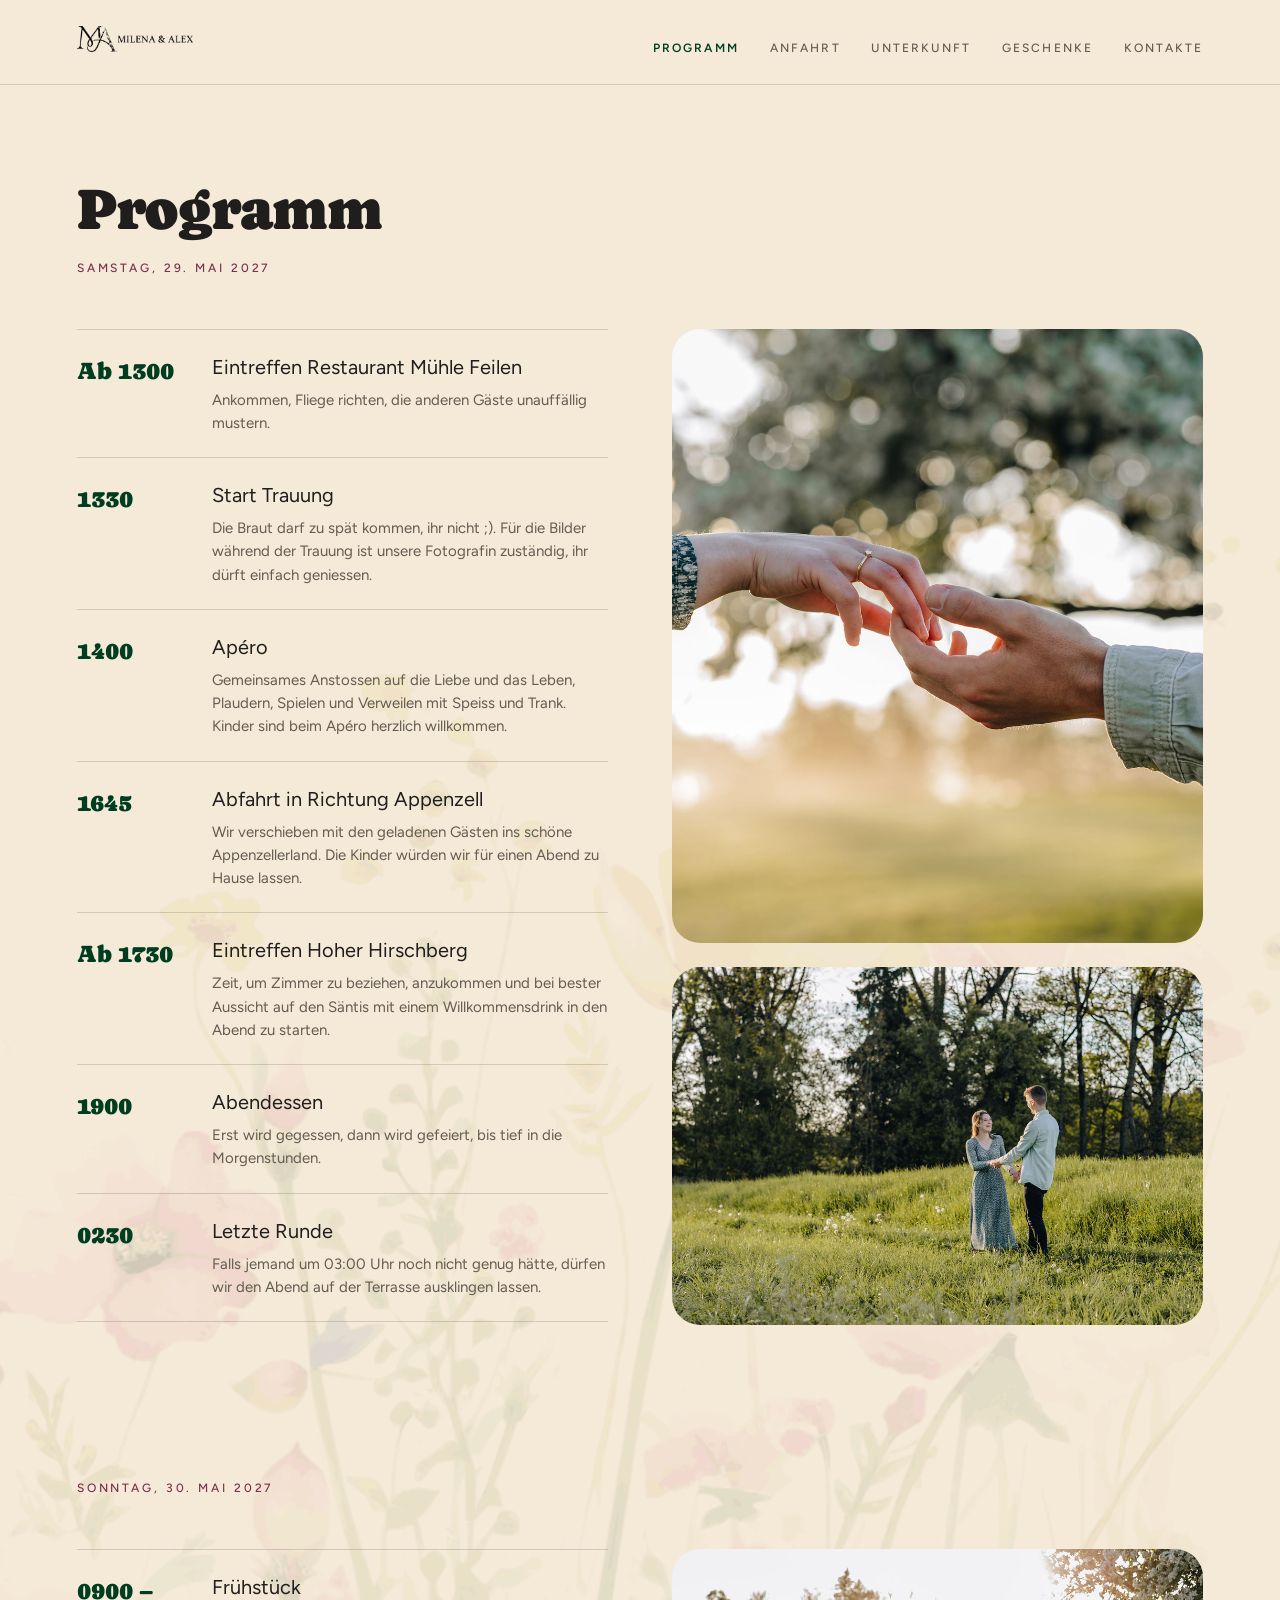
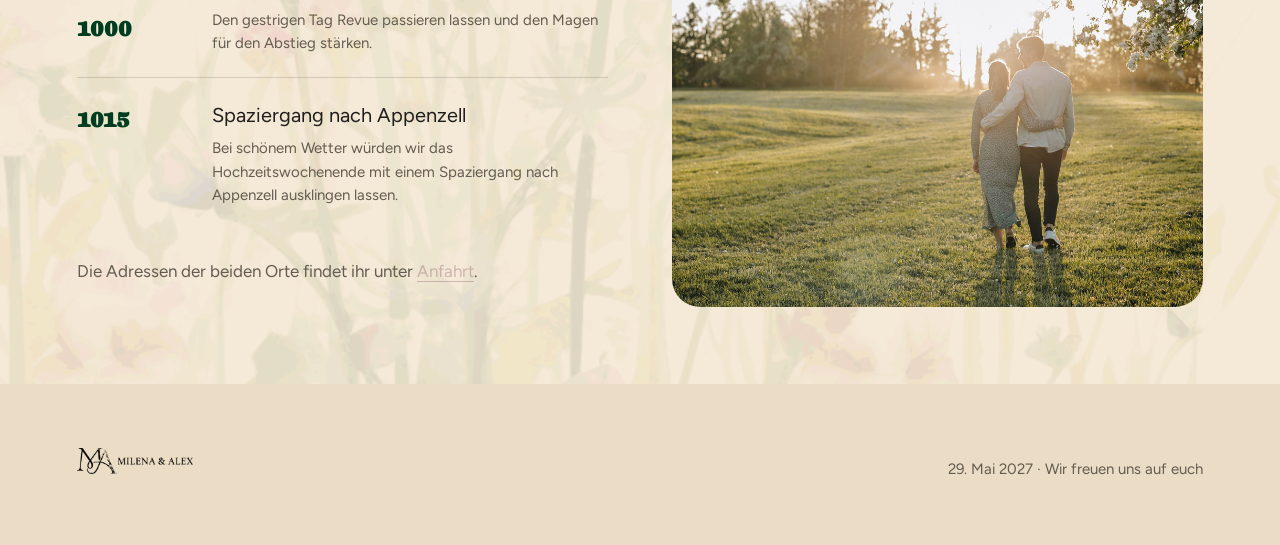
<file: programm.html>
<!DOCTYPE html>
<html lang="de">
<head>
<meta charset="utf-8">
<meta name="viewport" content="width=device-width, initial-scale=1">
<meta name="format-detection" content="telephone=no">
<title>Programm — Milena & Alex</title>
<link rel="preconnect" href="https://fonts.googleapis.com">
<link rel="preconnect" href="https://fonts.gstatic.com" crossorigin>
<link href="https://fonts.googleapis.com/css2?family=Caprasimo&family=Figtree:wght@300;400;500;600&display=swap" rel="stylesheet">
<link rel="stylesheet" href="styles.css">
<link rel="icon" type="image/x-icon" href="favicon/favicon.ico">
<link rel="icon" type="image/png" sizes="32x32" href="favicon/favicon-32x32.png">
<link rel="icon" type="image/png" sizes="16x16" href="favicon/favicon-16x16.png">
<link rel="apple-touch-icon" sizes="180x180" href="favicon/apple-touch-icon.png">
<style>
  body { margin: 0; font-size: 17px; }
  html { scroll-behavior: smooth; }
  a { text-decoration: none; }
  a[href$=".html"]:hover, a[target="_blank"]:hover { color: var(--color-accent-2); }
</style>
</head>

<body>
<div style="min-height: 100vh; background: var(--color-bg); display: flex; flex-direction: column;">

  <div class="site-nav" style="display: flex; align-items: baseline; justify-content: space-between; gap: 28px; flex-wrap: wrap; padding: 26px clamp(20px, 6vw, 80px); border-bottom: 1px solid var(--color-divider);">
    <a href="index.html" style="display: inline-flex; align-items: center;"><img src="logo/logo_schriftzug_seitlich_crop.png" alt="Milena &amp; Alex" style="height: 26px; width: auto; display: block;"></a>
    <div class="site-nav-links" style="display: flex; gap: clamp(16px, 2.4vw, 34px); flex-wrap: wrap;">
      <a href="programm.html" style="font-size: 12px; font-weight: 600; letter-spacing: 0.18em; text-transform: uppercase; color: var(--color-accent-2-700);">Programm</a>
      <a href="anfahrt.html" style="font-size: 12px; font-weight: 500; letter-spacing: 0.18em; text-transform: uppercase; color: var(--color-neutral-700);">Anfahrt</a>
      <a href="unterkunft.html" style="font-size: 12px; font-weight: 500; letter-spacing: 0.18em; text-transform: uppercase; color: var(--color-neutral-700);">Unterkunft</a>
      <a href="geschenke.html" style="font-size: 12px; font-weight: 500; letter-spacing: 0.18em; text-transform: uppercase; color: var(--color-neutral-700);">Geschenke</a>
      <a href="brautpaar.html" style="font-size: 12px; font-weight: 500; letter-spacing: 0.18em; text-transform: uppercase; color: var(--color-neutral-700);">Kontakte</a>
    </div>
    <button class="site-nav-toggle" type="button" aria-label="Menü öffnen" aria-expanded="false"><span></span><span></span><span></span></button>
    <div class="site-nav-dropdown">
      <a href="programm.html" style="color: var(--color-accent-2-700); font-weight: 600;">Programm</a>
      <a href="anfahrt.html">Anfahrt</a>
      <a href="unterkunft.html">Unterkunft</a>
      <a href="geschenke.html">Geschenke</a>
      <a href="brautpaar.html">Kontakte</a>
    </div>
  </div>

  <div style="flex: 1; padding: clamp(40px, 6vw, 88px) clamp(20px, 6vw, 80px); position: relative; overflow: hidden; z-index: 0;">
    <img src="background/flowers.png" alt="" aria-hidden="true" style="position: absolute; bottom: 0; left: 50%; width: 100%; min-width: 560px; height: auto; opacity: 0.14; z-index: -1; pointer-events: none; transform: translateX(-50%);">
    <h1 style="font-size: clamp(34px, 4.6vw, 58px); line-height: 1.06; letter-spacing: -0.02em; margin: 18px 0 18px;">Programm</h1>
    
    <div style="font-size: 12px; font-weight: 500; letter-spacing: 0.24em; text-transform: uppercase; color: var(--color-accent-700);">Samstag, 29. Mai 2027</div>
    <div style="display: grid; grid-template-columns: repeat(auto-fit, minmax(300px, 1fr)); gap: clamp(32px, 5vw, 72px); align-items: start; margin-top: clamp(32px, 4vw, 56px);">
      <div style="max-width: 620px;">
        <div style="display: grid; grid-template-columns: 110px minmax(0, 1fr); gap: clamp(14px, 2vw, 28px); align-items: start; padding: 22px 0; border-top: 1px solid var(--color-divider);">
          <div style="font-family: var(--font-heading); font-size: 24px; color: var(--color-accent-2-700);">Ab 1300</div>
          <div>
            <div style="font-size: 20px; color: var(--color-text);">Eintreffen Restaurant Mühle Feilen</div>
            <p style="font-size: 15px; line-height: 1.55; color: var(--color-neutral-700); margin: 6px 0 0;">Ankommen, Fliege richten, die anderen Gäste unauffällig mustern.</p>
          </div>
        </div>  
        <div style="display: grid; grid-template-columns: 110px minmax(0, 1fr); gap: clamp(14px, 2vw, 28px); align-items: start; padding: 22px 0; border-top: 1px solid var(--color-divider);">
          <div style="font-family: var(--font-heading); font-size: 24px; color: var(--color-accent-2-700);">1330</div>
          <div>
            <div style="font-size: 20px; color: var(--color-text);">Start Trauung</div>
            <p style="font-size: 15px; line-height: 1.55; color: var(--color-neutral-700); margin: 6px 0 0;">Die Braut darf zu spät kommen, ihr nicht ;).
              Für die Bilder während der Trauung ist unsere Fotografin zuständig, ihr dürft einfach geniessen.</p>
          </div>
        </div>
        <div style="display: grid; grid-template-columns: 110px minmax(0, 1fr); gap: clamp(14px, 2vw, 28px); align-items: start; padding: 22px 0; border-top: 1px solid var(--color-divider);">
          <div style="font-family: var(--font-heading); font-size: 24px; color: var(--color-accent-2-700);">1400</div>
          <div>
            <div style="font-size: 20px; color: var(--color-text);">Apéro</div>
            <p style="font-size: 15px; line-height: 1.55; color: var(--color-neutral-700); margin: 6px 0 0;">Gemeinsames Anstossen auf die Liebe und das Leben, Plaudern, Spielen und Verweilen mit Speiss und Trank. Kinder sind beim Apéro herzlich willkommen.</p>
          </div>
        </div>
        <div style="display: grid; grid-template-columns: 110px minmax(0, 1fr); gap: clamp(14px, 2vw, 28px); align-items: start; padding: 22px 0; border-top: 1px solid var(--color-divider);">
          <div style="font-family: var(--font-heading); font-size: 24px; color: var(--color-accent-2-700);">1645</div>
          <div>
            <div style="font-size: 20px; color: var(--color-text);">Abfahrt in Richtung Appenzell</div>
            <p style="font-size: 15px; line-height: 1.55; color: var(--color-neutral-700); margin: 6px 0 0;">Wir verschieben mit den geladenen Gästen ins schöne Appenzellerland. Die Kinder würden wir für einen Abend zu Hause lassen.</p>
          </div>
        </div>
        <div style="display: grid; grid-template-columns: 110px minmax(0, 1fr); gap: clamp(14px, 2vw, 28px); align-items: start; padding: 22px 0; border-top: 1px solid var(--color-divider);">
          <div style="font-family: var(--font-heading); font-size: 24px; color: var(--color-accent-2-700);">Ab 1730</div>
          <div>
            <div style="font-size: 20px; color: var(--color-text);">Eintreffen Hoher Hirschberg</div>
            <p style="font-size: 15px; line-height: 1.55; color: var(--color-neutral-700); margin: 6px 0 0;">Zeit, um Zimmer zu beziehen, anzukommen und bei bester Aussicht auf den Säntis mit einem Willkommensdrink in den Abend zu starten.</p>
          </div>
        </div>
        <div style="display: grid; grid-template-columns: 110px minmax(0, 1fr); gap: clamp(14px, 2vw, 28px); align-items: start; padding: 22px 0; border-top: 1px solid var(--color-divider);">
          <div style="font-family: var(--font-heading); font-size: 24px; color: var(--color-accent-2-700);">1900</div>
          <div>
            <div style="font-size: 20px; color: var(--color-text);">Abendessen</div>
            <p style="font-size: 15px; line-height: 1.55; color: var(--color-neutral-700); margin: 6px 0 0;">Erst wird gegessen, dann wird gefeiert, bis tief in die Morgenstunden.</p>
          </div>
        </div>
        <div style="display: grid; grid-template-columns: 110px minmax(0, 1fr); gap: clamp(14px, 2vw, 28px); align-items: start; padding: 22px 0; border-top: 1px solid var(--color-divider); border-bottom: 1px solid var(--color-divider);">
          <div style="font-family: var(--font-heading); font-size: 24px; color: var(--color-accent-2-700);">0230</div>
          <div>
            <div style="font-size: 20px; color: var(--color-text);">Letzte Runde</div>
            <p style="font-size: 15px; line-height: 1.55; color: var(--color-neutral-700); margin: 6px 0 0;">Falls jemand um 03:00 Uhr noch nicht genug hätte, dürfen wir den Abend auf der Terrasse ausklingen lassen.</p>
          </div>
        </div>
      </div>
      <div style="display: flex; flex-direction: column; gap: clamp(16px, 2vw, 24px);">
        <figure style="border-radius: var(--radius-lg); overflow: hidden; margin: 0;">
          <img src="images/LWF_1468_0032.jpg" alt="" style="width: 100%; height: clamp(400px, 48vw, 640px); object-fit: cover;">
        </figure>
        <figure style="border-radius: var(--radius-lg); overflow: hidden; margin: 0;">
          <img src="images/LWF_1394_0019.jpg" alt="" style="width: 100%; height: clamp(240px, 28vw, 360px); object-fit: cover;">
        </figure>
      </div>
    </div>

    <div style="flex: 1; padding: clamp(40px, 6vw, 88px) clamp(20px, 6vw, 80px);"></div>
    <div style="font-size: 12px; font-weight: 500; letter-spacing: 0.24em; text-transform: uppercase; color: var(--color-accent-700); ">Sonntag, 30. Mai 2027</div>
    <div style="display: grid; grid-template-columns: repeat(auto-fit, minmax(300px, 1fr)); gap: clamp(32px, 5vw, 72px); align-items: start; margin-top: clamp(32px, 4vw, 56px);">
      <div style="max-width: 620px;">
        <div style="display: grid; grid-template-columns: 110px minmax(0, 1fr); gap: clamp(14px, 2vw, 28px); align-items: start; padding: 22px 0; border-top: 1px solid var(--color-divider);">
          <div style="font-family: var(--font-heading); font-size: 24px; color: var(--color-accent-2-700);">0900 – 1000</div>
          <div>
            <div style="font-size: 20px; color: var(--color-text);">Frühstück</div>
            <p style="font-size: 15px; line-height: 1.55; color: var(--color-neutral-700); margin: 6px 0 0;">Den gestrigen Tag Revue passieren lassen und den Magen für den Abstieg stärken.</p>
          </div>
        </div>
        <div style="display: grid; grid-template-columns: 110px minmax(0, 1fr); gap: clamp(14px, 2vw, 28px); align-items: start; padding: 22px 0; border-top: 1px solid var(--color-divider);">
          <div style="font-family: var(--font-heading); font-size: 24px; color: var(--color-accent-2-700);">1015</div>
          <div>
            <div style="font-size: 20px; color: var(--color-text);">Spaziergang nach Appenzell</div>
            <p style="font-size: 15px; line-height: 1.55; color: var(--color-neutral-700); margin: 6px 0 0;">Bei schönem Wetter würden wir das Hochzeitswochenende mit einem Spaziergang nach Appenzell ausklingen lassen.</p>
          </div>
        </div>

        <p style="font-size: 17px; line-height: 1.65; color: var(--color-neutral-700); margin: 28px 0 0; max-width: 46ch;">Die Adressen der beiden Orte findet ihr unter <a href="anfahrt.html" style="color: var(--color-accent-800); border-bottom: 1px solid var(--color-accent-800);">Anfahrt</a>.</p>
      </div>
      <figure style="border-radius: var(--radius-lg); overflow: hidden;">
        <img src="images/LWF_1482_0038.jpg" alt="" style="width: 100%; height: clamp(240px, 28vw, 360px); object-fit: cover;">
      </figure>
    </div>
  </div>

  <div style="background: var(--color-surface); padding: clamp(36px, 5vw, 64px) clamp(20px, 6vw, 80px); display: flex; align-items: baseline; justify-content: space-between; gap: 20px; flex-wrap: wrap;">
    <a href="index.html" style="display: inline-flex; align-items: center;"><img src="logo/logo_schriftzug_seitlich_crop.png" alt="Milena &amp; Alex" style="height: 26px; width: auto; display: block;"></a>
    <div style="font-size: 15px; color: var(--color-neutral-700);">29. Mai 2027 · Wir freuen uns auf euch</div>
  </div>

</div>
<script src="nav.js" defer></script>
</body>
</html>
</file>
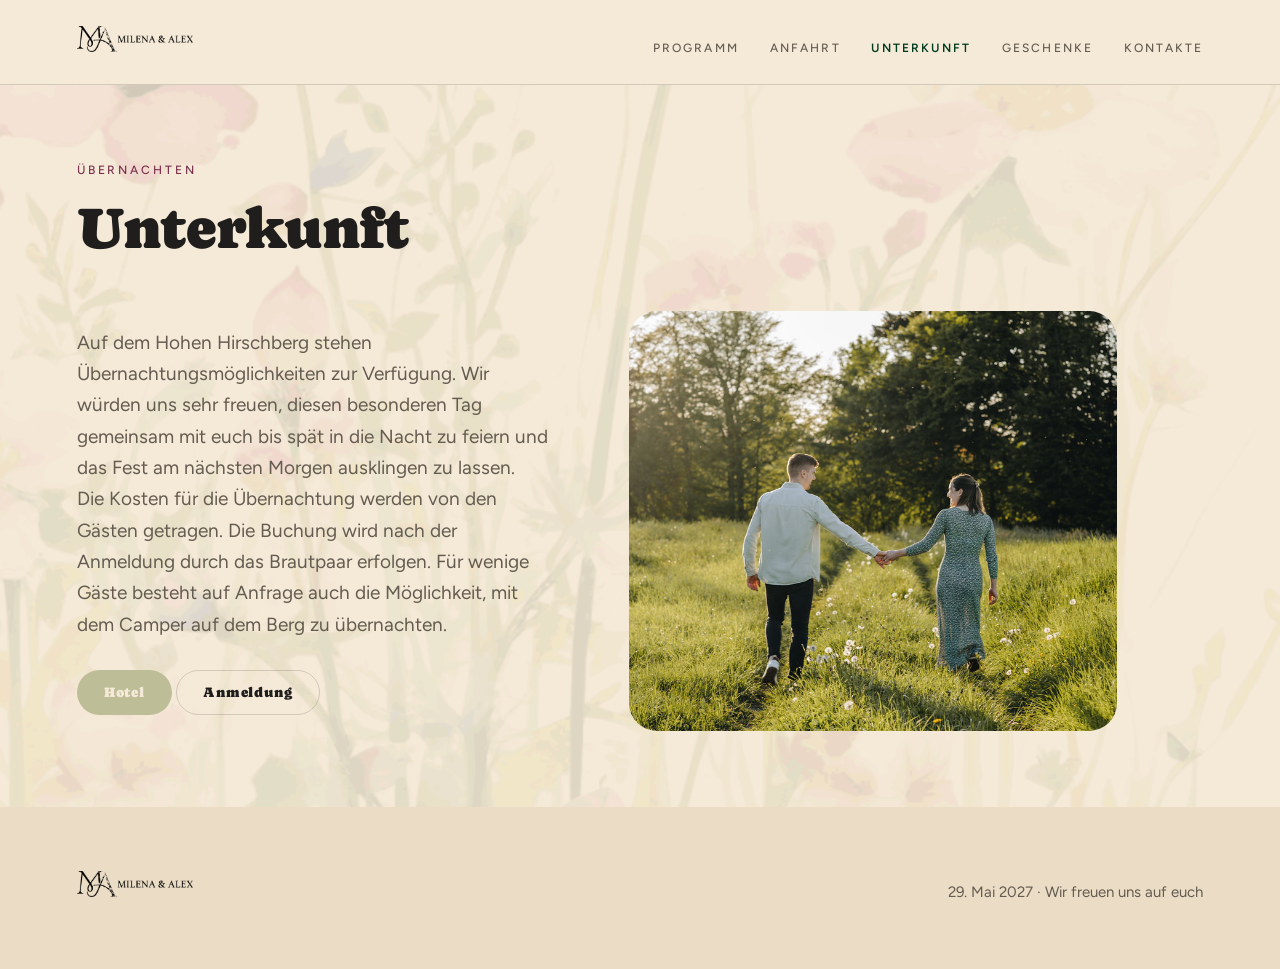
<file: unterkunft.html>
<!DOCTYPE html>
<html lang="de">
<head>
<meta charset="utf-8">
<meta name="viewport" content="width=device-width, initial-scale=1">
<meta name="format-detection" content="telephone=no">
<title>Unterkunft — Milena & Alex</title>
<link rel="preconnect" href="https://fonts.googleapis.com">
<link rel="preconnect" href="https://fonts.gstatic.com" crossorigin>
<link href="https://fonts.googleapis.com/css2?family=Caprasimo&family=Figtree:wght@300;400;500;600&display=swap" rel="stylesheet">
<link rel="stylesheet" href="styles.css">
<link rel="icon" type="image/x-icon" href="favicon/favicon.ico">
<link rel="icon" type="image/png" sizes="32x32" href="favicon/favicon-32x32.png">
<link rel="icon" type="image/png" sizes="16x16" href="favicon/favicon-16x16.png">
<link rel="apple-touch-icon" sizes="180x180" href="favicon/apple-touch-icon.png">
<style>
  body { margin: 0; font-size: 17px; }
  html { scroll-behavior: smooth; }
  a { text-decoration: none; }
  a[href$=".html"]:hover, a[target="_blank"]:hover { color: var(--color-accent-2); }
</style>
</head>
<body>
<div style="min-height: 100vh; background: var(--color-bg); display: flex; flex-direction: column;">

  <div class="site-nav" style="display: flex; align-items: baseline; justify-content: space-between; gap: 28px; flex-wrap: wrap; padding: 26px clamp(20px, 6vw, 80px); border-bottom: 1px solid var(--color-divider);">
    <a href="index.html" style="display: inline-flex; align-items: center;"><img src="logo/logo_schriftzug_seitlich_crop.png" alt="Milena &amp; Alex" style="height: 26px; width: auto; display: block;"></a>
    <div class="site-nav-links" style="display: flex; gap: clamp(16px, 2.4vw, 34px); flex-wrap: wrap;">
      <a href="programm.html" style="font-size: 12px; font-weight: 500; letter-spacing: 0.18em; text-transform: uppercase; color: var(--color-neutral-700);">Programm</a>
      <a href="anfahrt.html" style="font-size: 12px; font-weight: 500; letter-spacing: 0.18em; text-transform: uppercase; color: var(--color-neutral-700);">Anfahrt</a>
      <a href="unterkunft.html" style="font-size: 12px; font-weight: 600; letter-spacing: 0.18em; text-transform: uppercase; color: var(--color-accent-2-700);">Unterkunft</a>
      <a href="geschenke.html" style="font-size: 12px; font-weight: 500; letter-spacing: 0.18em; text-transform: uppercase; color: var(--color-neutral-700);">Geschenke</a>
      <a href="brautpaar.html" style="font-size: 12px; font-weight: 500; letter-spacing: 0.18em; text-transform: uppercase; color: var(--color-neutral-700);">Kontakte</a>
    </div>
    <button class="site-nav-toggle" type="button" aria-label="Menü öffnen" aria-expanded="false"><span></span><span></span><span></span></button>
    <div class="site-nav-dropdown">
      <a href="programm.html">Programm</a>
      <a href="anfahrt.html">Anfahrt</a>
      <a href="unterkunft.html" style="color: var(--color-accent-2-700); font-weight: 600;">Unterkunft</a>
      <a href="geschenke.html">Geschenke</a>
      <a href="brautpaar.html">Kontakte</a>
    </div>
  </div>

  <div style="flex: 1; padding: clamp(40px, 6vw, 88px) clamp(20px, 6vw, 80px); position: relative; overflow: hidden; z-index: 0;">
    <img src="background/flowers.png" alt="" aria-hidden="true" style="position: absolute; bottom: 0; left: 50%; width: 100%; min-width: 560px; height: auto; opacity: 0.14; z-index: -1; pointer-events: none; transform: translateX(-50%);">
    <div style="font-size: 12px; font-weight: 500; letter-spacing: 0.24em; text-transform: uppercase; color: var(--color-accent-700);">Übernachten</div>
    <h1 style="font-size: clamp(34px, 4.6vw, 58px); line-height: 1.06; letter-spacing: -0.02em; margin: 18px 0 0;">Unterkunft</h1>

    <div style="display: grid; grid-template-columns: repeat(auto-fit, minmax(300px, 1fr)); gap: clamp(32px, 5vw, 72px); align-items: center; margin-top: clamp(32px, 4vw, 56px); max-width: 1040px;">
      <div>
        <p style="font-size: 19px; line-height: 1.65; color: var(--color-neutral-700); max-width: 40ch; margin: 0;">Auf dem Hohen Hirschberg stehen Übernachtungsmöglichkeiten zur Verfügung. Wir würden uns sehr freuen, diesen besonderen Tag gemeinsam mit euch bis spät in die Nacht zu feiern und das Fest am nächsten Morgen ausklingen zu lassen.</p>
        <p style="font-size: 19px; line-height: 1.65; color: var(--color-neutral-700); max-width: 40ch; margin: 0;">Die Kosten für die Übernachtung werden von den Gästen getragen. Die Buchung wird nach der Anmeldung durch das Brautpaar erfolgen. Für wenige Gäste besteht auf Anfrage auch die Möglichkeit, mit dem Camper auf dem Berg zu übernachten.</p>
        <a href="https://www.hoherhirschberg.ch/hotel" target="_blank" rel="noopener" class="btn btn-primary" style="margin-top: 30px; padding: 13px 26px; font-size: 14px; letter-spacing: 0.06em;">Hotel</a>
        <a href="https://forms.gle/4gXn8hHpRSLmayGM7" class="btn btn-secondary" style="padding: 13px 26px; font-size: 14px; letter-spacing: 0.06em;">Anmeldung</a>
      </div>
      <figure style="border-radius: var(--radius-lg); overflow: hidden;">
        <img src="images/LWF_1315_0002.jpg" alt="Hoher Hirschberg" style="width: 100%; height: clamp(280px, 34vw, 420px); object-fit: cover;">
      </figure>
    </div>
  </div>

  <div style="background: var(--color-surface); padding: clamp(36px, 5vw, 64px) clamp(20px, 6vw, 80px); display: flex; align-items: baseline; justify-content: space-between; gap: 20px; flex-wrap: wrap;">
    <a href="index.html" style="display: inline-flex; align-items: center;"><img src="logo/logo_schriftzug_seitlich_crop.png" alt="Milena &amp; Alex" style="height: 26px; width: auto; display: block;"></a>
    <div style="font-size: 15px; color: var(--color-neutral-700);">29. Mai 2027 · Wir freuen uns auf euch</div>
  </div>

</div>
<script src="nav.js" defer></script>
</body>
</html>
</file>
<file: styles.css>
/* Organic — design-system tokens and component classes. This file is the source of truth for the system's look; retune it here and see readme.md. */
@import url('https://fonts.googleapis.com/css2?family=Caprasimo:wght@400&family=Figtree:wght@400;600;700&display=swap');

:root {
  --color-bg: #f5ead8;
  --color-surface: #ebddc5;
  --color-text: #201e1d;
  --color-accent: #c67139;
  --color-accent-2: #7a8a5e;
  --color-divider: color-mix(in srgb, #201e1d 16%, transparent);

  /* Tonal ramps — generated in OKLCH on one shared lightness scale, so the
     same step of any role matches the others in visual value. */
  --color-neutral-100: #f9f4ed;
  --color-neutral-200: #eee7db;
  --color-neutral-300: #dcd3c4;
  --color-neutral-400: #c0b6a5;
  --color-neutral-500: #a19786;
  --color-neutral-600: #82796a;
  --color-neutral-700: #645c50;
  --color-neutral-800: #474238;
  --color-neutral-900: #2e2b25;

  --color-accent-100: #fff2eb;
  --color-accent-200: #ffe1d0;
  --color-accent-300: #e4ccc5;
  --color-accent-400: #f6a06b;
  --color-accent-500: #d37a89;
  --color-accent-600: #b2622d;
  --color-accent-700: #7a304c;
  --color-accent-800: #77344e4b;
  --color-accent-900: #402310;

  --color-accent-2-100: #f0fae1;
  --color-accent-2-200: #e1eecc;
  --color-accent-2-300: #bdbd98;
  --color-accent-2-400: #aebf92;
  --color-accent-2-500: #808356;
  --color-accent-2-600: #728157;
  --color-accent-2-700: #003d20;
  --color-accent-2-800: #3d472b;
  --color-accent-2-900: #272e1b;

  --font-heading: "Caprasimo", system-ui, sans-serif;
  --font-heading-weight: 400;
  --font-body: "Figtree", system-ui, sans-serif;

  --space-1: 4.4px;
  --space-2: 8.8px;
  --space-3: 13.2px;
  --space-4: 17.6px;
  --space-6: 26.4px;
  --space-8: 35.2px;

  --radius-sm: 8px;
  --radius-md: 16px;
  --radius-lg: 28px;

  /* Elevation — derived from the ground: soft ink-tinted shadows on a
     light theme, a hairline edge + ambient darkness on a dark one. */
  --shadow-sm: 0 1px 2px color-mix(in srgb, #2e2b25 14%, transparent);
  --shadow-md: 0 3px 10px color-mix(in srgb, #2e2b25 16%, transparent);
  --shadow-lg: 0 12px 32px color-mix(in srgb, #2e2b25 22%, transparent);
}

body {
  background: var(--color-bg);
  color: var(--color-text);
  font-family: var(--font-body);
}
h1, h2, h3, h4 { font-family: var(--font-heading); font-weight: var(--font-heading-weight); }

/* ══════════════════════════════════════════════════════════════════════════
   Components — built with the tokens above. Plain CSS
   on plain HTML: no JavaScript, no build step. Each class is documented in
   readme.md and demonstrated in foundations/ and components/.
   ══════════════════════════════════════════════════════════════════════ */

*, *::before, *::after { box-sizing: border-box; }
body { margin: 0; font-size: 15px; line-height: 1.55; font-weight: 400; }
h1, h2, h3, h4, h5, h6 {
  font-family: var(--font-heading); font-weight: var(--font-heading-weight);
  line-height: 1.12; letter-spacing: -0.015em; margin: 0 0 var(--space-2);
}
h1 { font-size: 42px; }
h2 { font-size: 32px; }
h3 { font-size: 25px; }
h4 { font-size: 20px; }
h5 { font-size: 16px; }
h6 { font-size: 13px; }
h6 { letter-spacing: 0.08em; text-transform: uppercase; }
p { margin: 0 0 var(--space-3); }
a { color: var(--color-accent); text-underline-offset: 3px; }
img { display: block; max-width: 100%; }
figure { margin: 0; }
figcaption {
  font-size: 11px; margin-top: var(--space-1);
  color: color-mix(in srgb, var(--color-text) 55%, transparent);
}
.text-muted { color: color-mix(in srgb, var(--color-text) 55%, transparent); }
:focus { outline: none; }
:focus-visible { outline: 2px solid var(--color-accent); outline-offset: 2px; }
::selection { background: color-mix(in srgb, var(--color-accent) 30%, transparent); }

/* — rules — */
.hr {
  height: 1px; border: 0; margin: var(--space-4) 0;
  background: var(--color-divider);
}

/* — buttons — */
.btn {
  display: inline-flex; align-items: center; justify-content: center; gap: 6px;
  cursor: pointer; text-decoration: none;
  font-family: var(--font-heading); font-weight: var(--font-heading-weight);
  font-size: 14px; line-height: 1.2; color: var(--color-text); /* matches the .input's 14px —
     the pair sits side by side in sign-up rows */
  background: transparent; border: 1px solid transparent;
  padding: var(--space-2) calc(var(--space-3) * 1.2);
  border-radius: var(--radius-md);
}
.btn svg { display: block; }
.btn:disabled { opacity: 0.45; cursor: not-allowed; }
.btn-primary { background: var(--color-accent-2-300); color: var(--color-bg); }
.btn.btn-primary:hover { background: var(--color-accent-2-700); color: #fff; }
.btn-primary:active { background: var(--color-accent-2-700); }
.btn-secondary { border-color: var(--color-divider); }
.btn-secondary:hover { background: color-mix(in srgb, var(--color-text) 7%, transparent); }
.btn-secondary:active { background: color-mix(in srgb, var(--color-text) 14%, transparent); }
.btn-ghost { color: var(--color-accent); padding-inline: var(--space-1); }
.btn-ghost:hover { background: color-mix(in srgb, var(--color-accent) 10%, transparent); }
.btn-ghost:active { background: color-mix(in srgb, var(--color-accent) 18%, transparent); }
.btn-icon { width: 36px; height: 36px; padding: 0; }
.btn-block { width: 100%; margin-top: var(--space-2); }

/* — forms — */
.field > label {
  display: block; font-size: 12px; margin-bottom: 5px;
  color: color-mix(in srgb, var(--color-text) 70%, transparent);
}
.input {
  width: 100%; min-height: 36px; padding: 6px 10px; font: inherit;
  font-size: 14px; color: var(--color-text); caret-color: var(--color-accent);
  background: var(--color-surface);
  border: 1px solid var(--color-divider); border-radius: var(--radius-md);
}
.input:hover { border-color: color-mix(in srgb, var(--color-text) 45%, transparent); }
.input:focus-visible { border-color: var(--color-accent); outline-offset: 0; }
textarea.input { min-height: 90px; resize: vertical; }
.radio { display: inline-flex; align-items: center; gap: 8px; cursor: pointer; font-size: 14px; }
.radio input, .seg-opt input {
  position: absolute; opacity: 0; width: 0; height: 0; pointer-events: none;
}
.radio .dot {
  width: 16px; height: 16px; flex: none; border-radius: 50%;
  border: 1.5px solid var(--color-divider);
}
.radio:hover .dot { border-color: var(--color-accent); }
.radio input:checked + .dot {
  border-color: var(--color-accent); background: var(--color-accent);
  box-shadow: inset 0 0 0 4px var(--color-bg);
}
.radio input:focus-visible + .dot { outline: 2px solid var(--color-accent); outline-offset: 2px; }
.seg {
  display: inline-flex; overflow: hidden;
  border: 1px solid var(--color-divider); border-radius: var(--radius-md);
}
.seg-opt {
  display: inline-flex; align-items: center; gap: 6px;
  padding: 7px 12px; font-size: 13px; cursor: pointer;
}
.seg-opt + .seg-opt { border-left: 1px solid var(--color-divider); }
.seg-opt:has(input:checked) { background: var(--color-accent); color: var(--color-bg); }
.seg-opt:not(:has(input:checked)):hover { background: color-mix(in srgb, var(--color-text) 7%, transparent); }
.seg-opt:has(input:focus-visible) { outline: 2px solid var(--color-accent); outline-offset: -2px; }

/* — cards — */
.card {
  display: flex; flex-direction: column; gap: var(--space-2);
  padding: var(--space-3); border-radius: var(--radius-md); background: var(--color-surface);
}
.card-kicker { font-size: 10px; letter-spacing: 0.1em; text-transform: uppercase; color: var(--color-accent); }
.card-title {
  font-family: var(--font-heading); font-weight: var(--font-heading-weight);
  font-size: 17px; line-height: 1.2;
}
.card-body { margin: 0; font-size: 13px; opacity: 0.8; flex: 1; }
.card-meta {
  display: flex; align-items: center; gap: 6px; font-size: 11px;
  color: color-mix(in srgb, var(--color-text) 50%, transparent);
}
.elev-sm { box-shadow: var(--shadow-sm); }
.elev-md { box-shadow: var(--shadow-md); }
.elev-lg { box-shadow: var(--shadow-lg); }

/* — tags — */
.tag {
  display: inline-flex; align-items: center; font-size: 11px;
  letter-spacing: 0.02em; padding: 3px 10px;
  border-radius: calc(var(--radius-md) * 0.75);
}
.tag-accent { background: var(--color-accent-100); color: var(--color-accent-800); }
.tag-accent-2 { background: var(--color-accent-2-100); color: var(--color-accent-2-800); }
.tag-neutral { background: var(--color-neutral-100); color: var(--color-neutral-800); }
.tag-outline { border: 1px solid var(--color-accent); color: var(--color-accent); }

/* — navigation — */
.nav {
  display: flex; align-items: center; gap: var(--space-4);
  padding: var(--space-3) var(--space-4);
  border-bottom: none;
}
.nav-brand {
  font-family: var(--font-heading); font-weight: var(--font-heading-weight);
  font-size: 18px; margin-right: auto;
}
.nav a { color: inherit; text-decoration: none; font-size: 14px; }
.nav a:hover, .nav a[aria-current='page'] { color: var(--color-accent); }

/* — tables — */
.table { width: 100%; border-collapse: collapse; font-size: 14px; }
.table th {
  text-align: left; font-size: 11px; letter-spacing: 0.08em; text-transform: uppercase;
  color: color-mix(in srgb, var(--color-text) 60%, transparent);
  padding: var(--space-2); border-bottom: 1px solid var(--color-divider);
}
.table td {
  padding: var(--space-2);
  border-bottom: 1px solid color-mix(in srgb, var(--color-text) 8%, transparent);
}
.table tbody tr:hover { background: color-mix(in srgb, var(--color-text) 4%, transparent); }

/* — dialog — */
.dialog-backdrop {
  position: fixed; inset: 0; display: grid; place-items: center;
  padding: var(--space-4);
  background: color-mix(in srgb, var(--color-neutral-900) 50%, transparent);
}
.dialog {
  width: min(440px, 100%); display: flex; flex-direction: column; gap: var(--space-3);
  padding: var(--space-4); border-radius: var(--radius-lg);
  background: var(--color-surface); box-shadow: var(--shadow-lg);
}
.dialog-title {
  font-family: var(--font-heading); font-weight: var(--font-heading-weight);
  font-size: 20px;
}
.dialog-body { font-size: 14px; opacity: 0.85; }
.dialog-actions { display: flex; justify-content: flex-end; gap: var(--space-2); margin-top: var(--space-2); }

/* — rounded frame: everything softens, small controls go pill — */
.card, .dialog { border-radius: calc(var(--radius-lg) * 1.15); }
.btn, .tag, .seg, .input { border-radius: 999px; }
.input { padding-inline: 14px; }

/* — site header nav: link row collapses into a toggled dropdown below the breakpoint — */
.site-nav { position: relative; }
.site-nav-toggle {
  display: none;
  align-items: center; justify-content: center;
  width: 34px; height: 34px; flex-shrink: 0;
  padding: 0; border: none; background: none; cursor: pointer;
  position: relative;
}
.site-nav-toggle span {
  position: absolute; left: 6px; right: 6px; height: 2px;
  background: var(--color-neutral-900); border-radius: 2px;
  transition: transform 0.25s ease, opacity 0.2s ease, top 0.25s ease;
}
.site-nav-toggle span:nth-child(1) { top: 11px; }
.site-nav-toggle span:nth-child(2) { top: 17px; }
.site-nav-toggle span:nth-child(3) { top: 23px; }
.site-nav-toggle.is-open span:nth-child(1) { top: 17px; transform: rotate(45deg); }
.site-nav-toggle.is-open span:nth-child(2) { opacity: 0; }
.site-nav-toggle.is-open span:nth-child(3) { top: 17px; transform: rotate(-45deg); }

.site-nav-dropdown {
  display: flex; flex-direction: column;
  position: absolute; top: 100%; left: 0; right: 0;
  background: var(--color-bg); border-bottom: 1px solid var(--color-divider);
  padding: 0 clamp(20px, 6vw, 80px);
  max-height: 0; overflow: hidden; opacity: 0;
  transition: max-height 0.3s ease, opacity 0.25s ease;
  z-index: 50;
}
.site-nav-dropdown a {
  padding: 14px 0; font-size: 13px; font-weight: 500; letter-spacing: 0.18em;
  text-transform: uppercase; color: var(--color-neutral-700);
  border-top: 1px solid var(--color-divider);
}
.site-nav-dropdown.is-open { max-height: 400px; opacity: 1; }

@media (max-width: 720px) {
  .site-nav-links { display: none !important; }
  .site-nav-toggle { display: inline-flex !important; }
}
</file>
